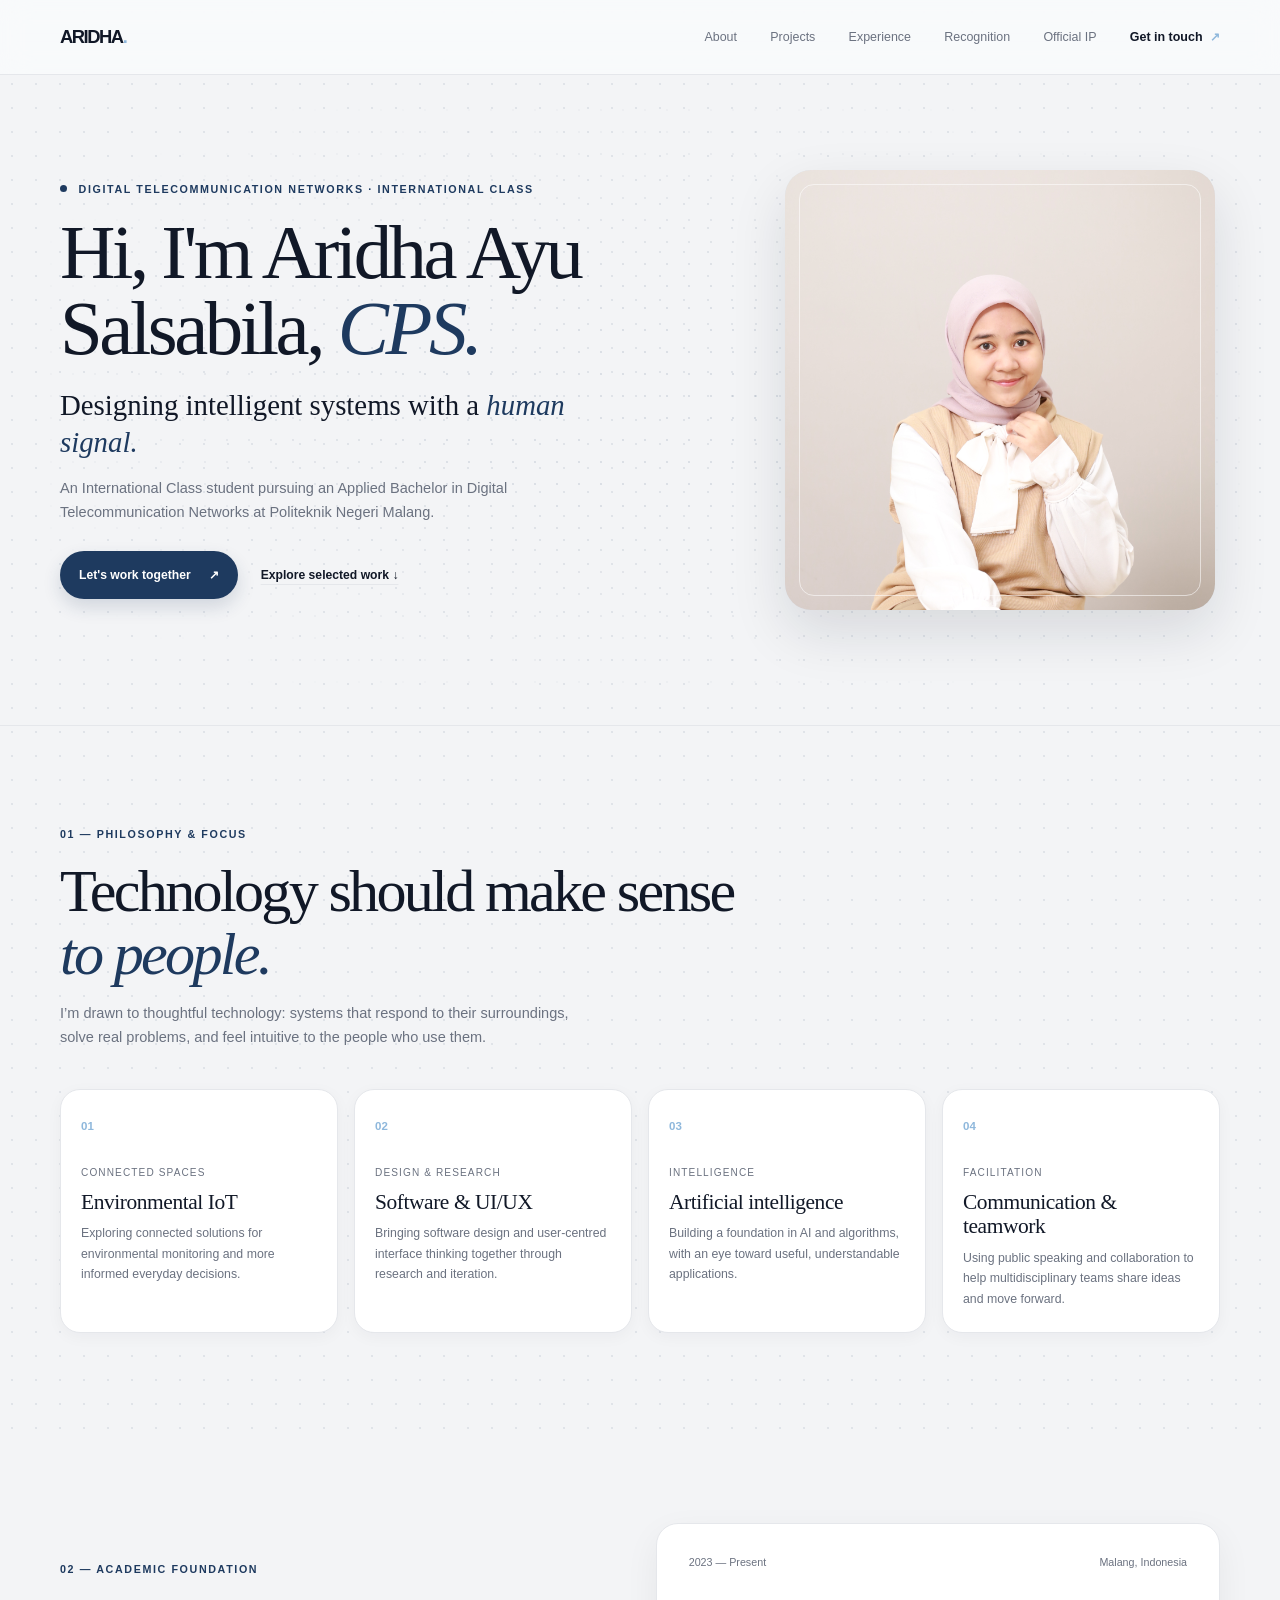
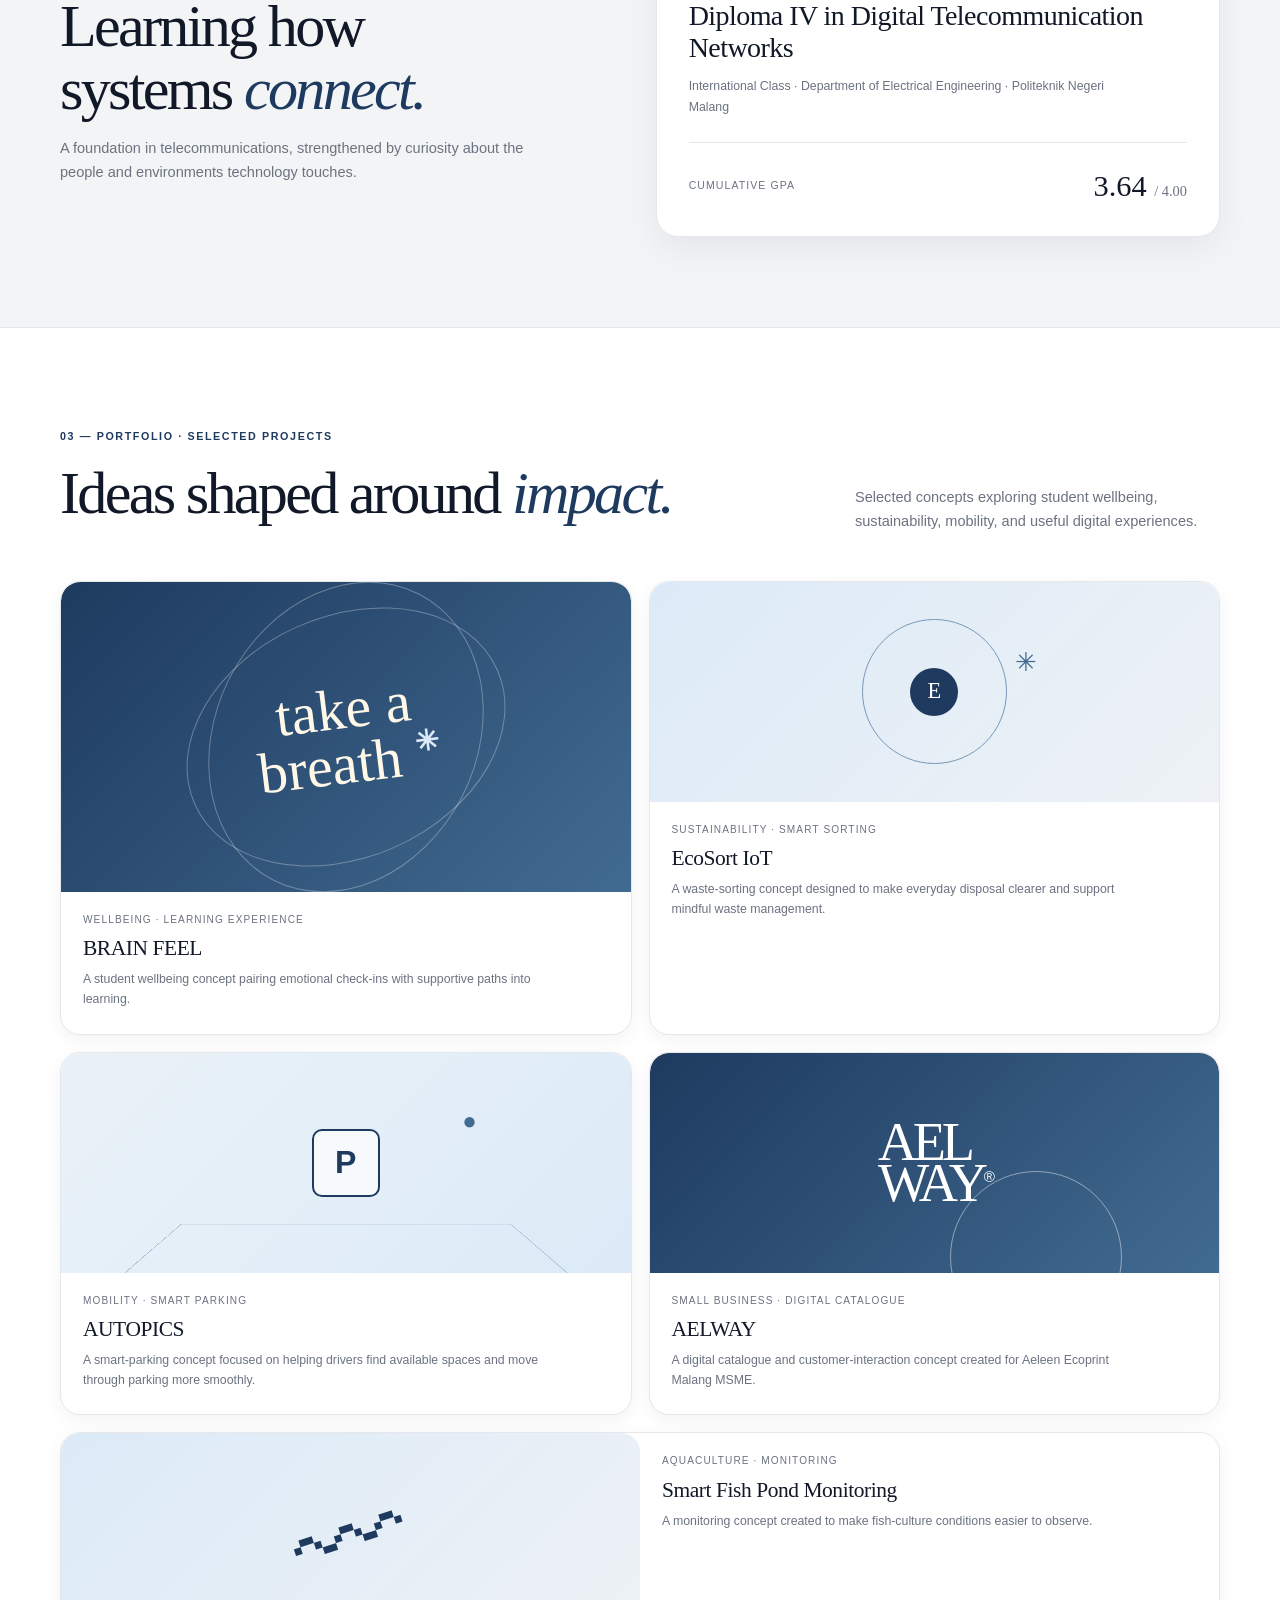
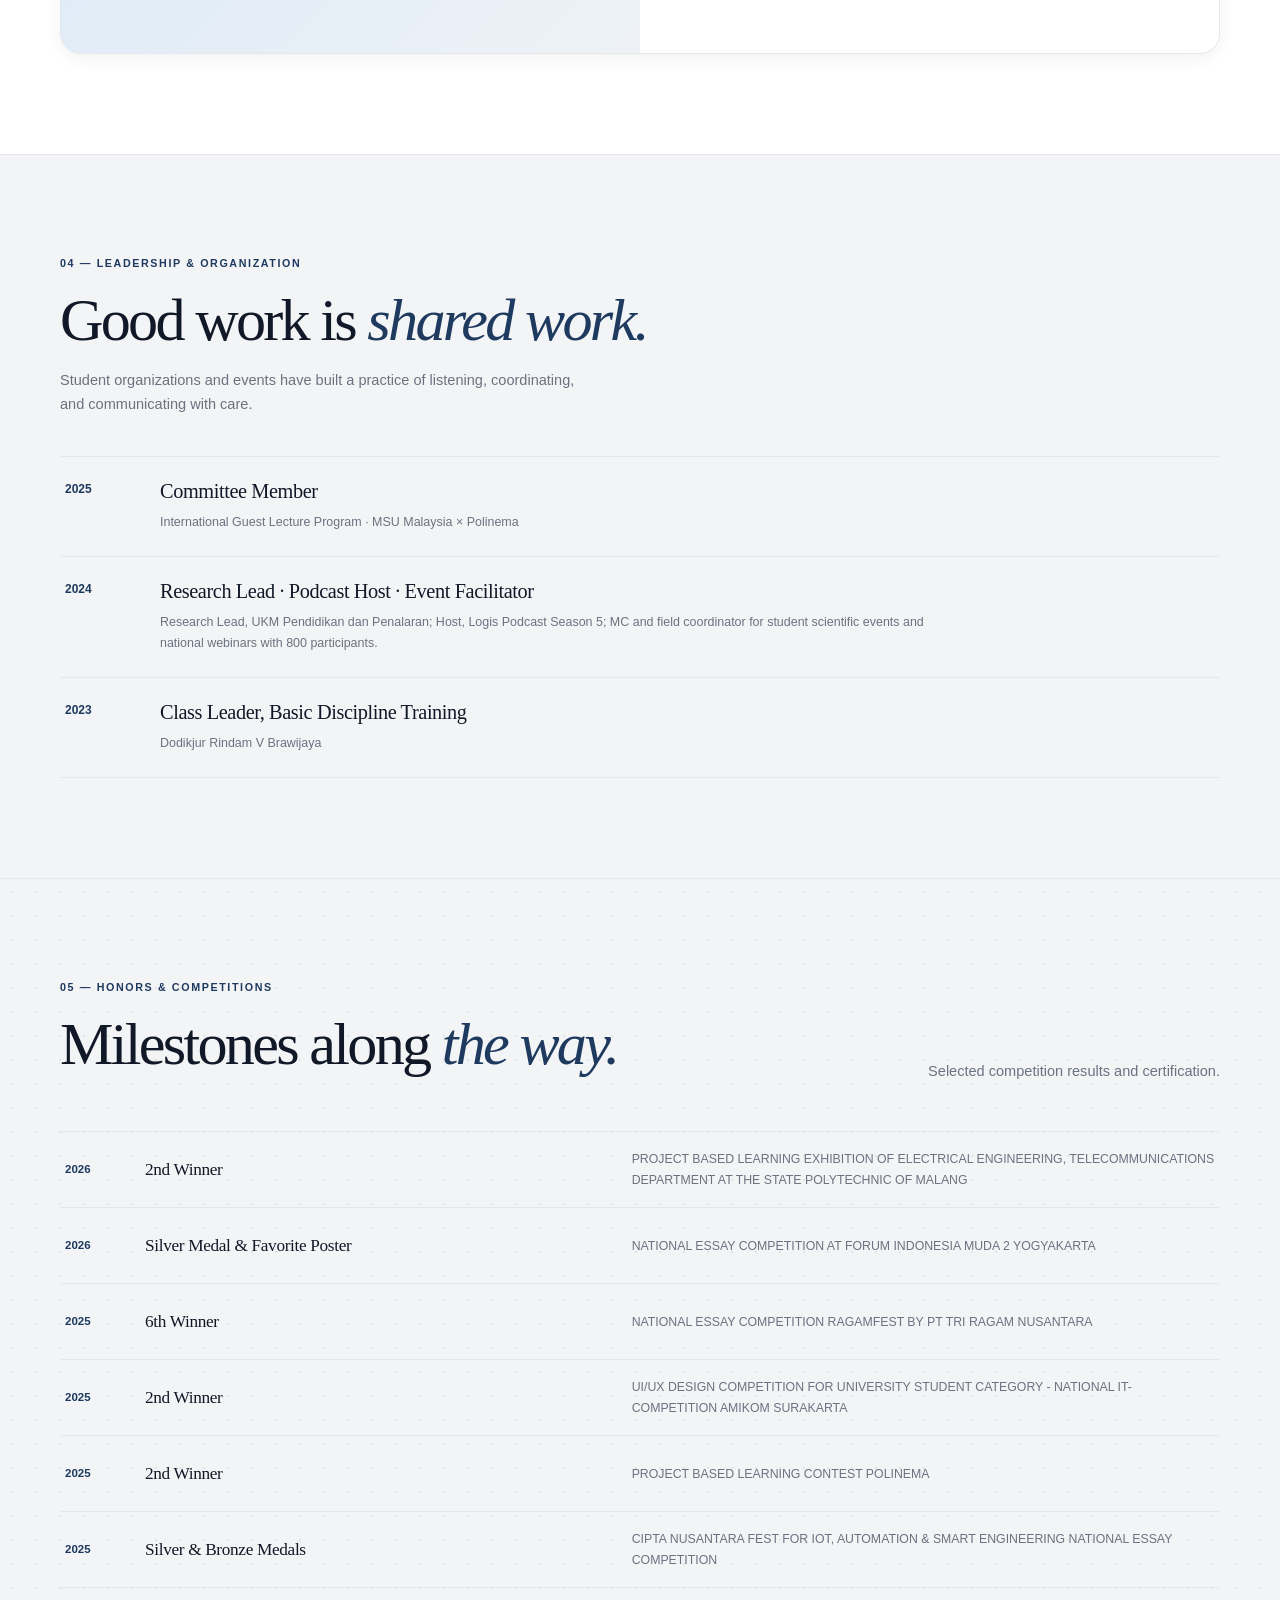
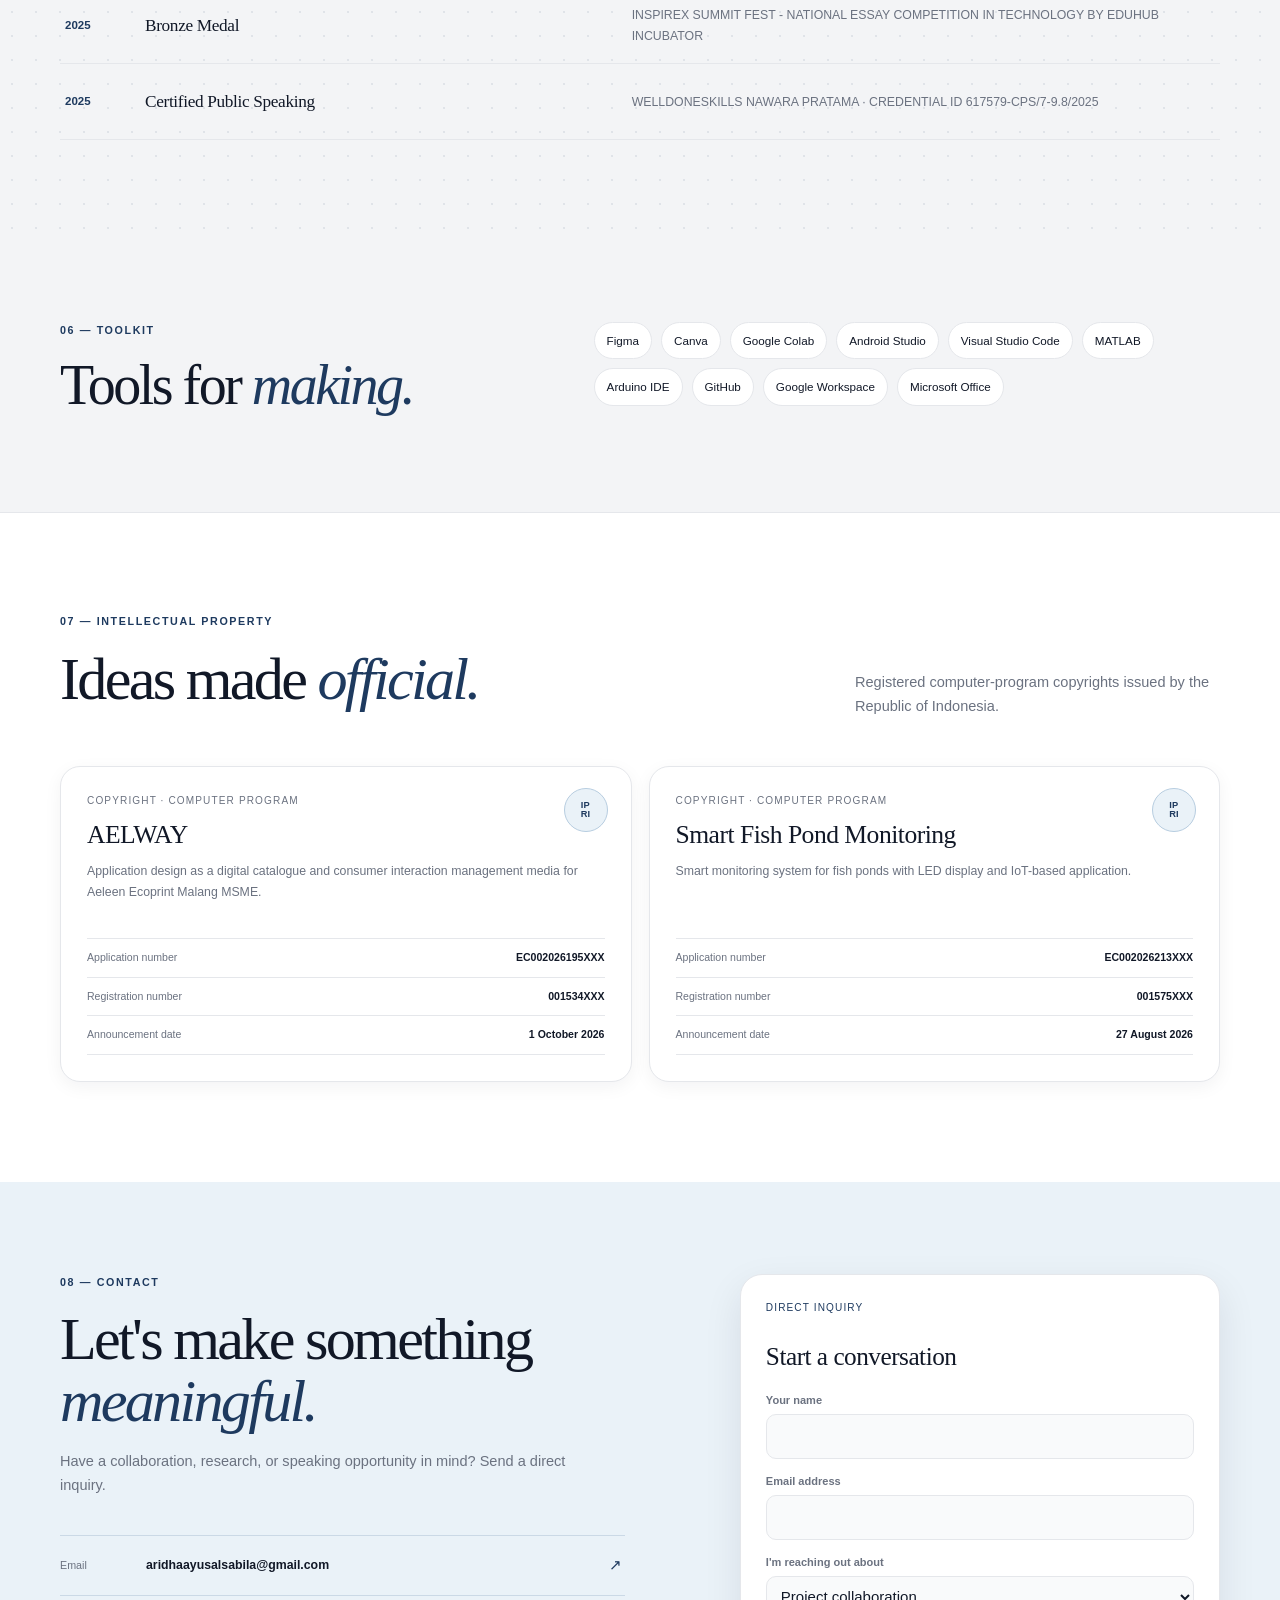
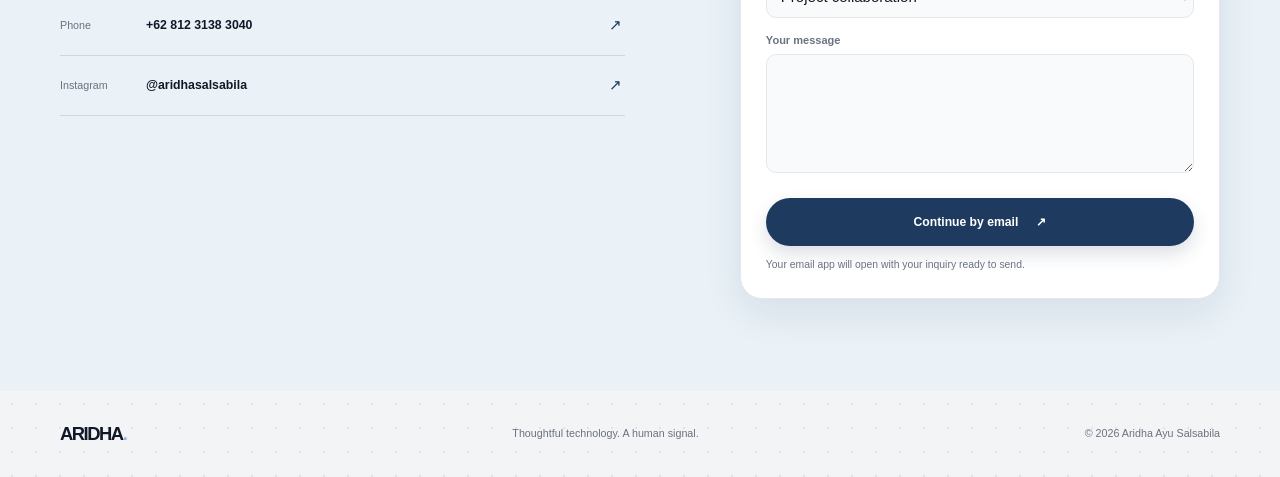
<file: index.html>
<!doctype html>
<html lang="en">
  <head>
    <meta charset="utf-8">
    <meta name="viewport" content="width=device-width, initial-scale=1">
    <meta name="theme-color" content="#f5f2ea">
    <meta name="description" content="Aridha Ayu Salsabila, CPS — exploring human-centred design, connected spaces, and intelligent systems.">
    <title>Aridha Ayu Salsabila, CPS — Portfolio</title>
    <link rel="stylesheet" href="styles.css">
    <script src="script.js" defer></script>
  </head>
  <body>
    <a class="skip-link" href="#main">Skip to content</a>
    <header class="site-header">
      <div class="container header-row">
        <a class="logo" href="#home" aria-label="Aridha Ayu Salsabila home">ARIDHA<span>.</span></a>
        <button class="menu-toggle" type="button" aria-expanded="false" aria-controls="primary-nav" aria-label="Open navigation"><span></span><span></span></button>
        <nav class="navigation" id="primary-nav" aria-label="Main navigation">
          <a href="#about">About</a><a href="#projects">Projects</a><a href="#experience">Experience</a><a href="#recognition">Recognition</a><a href="#ip">Official IP</a><a class="nav-cta" href="#contact">Get in touch <span aria-hidden="true">↗</span></a>
        </nav>
      </div>
    </header>
    <main id="main">
      <section class="hero container" id="home" aria-labelledby="hero-title">
        <div class="hero-copy">
          <p class="eyebrow"><span class="dot"></span> Digital Telecommunication Networks · International Class</p>
          <h1 id="hero-title">Hi, I'm Aridha Ayu Salsabila, <em>CPS.</em></h1>
          <p class="tagline">Designing intelligent systems with a <em>human signal.</em></p>
          <p class="intro">An International Class student pursuing an Applied Bachelor in Digital Telecommunication Networks at Politeknik Negeri Malang.</p>
          <div class="hero-actions"><a class="button" href="#contact">Let's work together <span aria-hidden="true">↗</span></a><a class="quiet-link" href="#projects">Explore selected work ↓</a></div>
        </div>
        <div class="hero-image has-image">
          <img src="assets/aridha.png" alt="Portrait of Aridha Ayu Salsabila">
        </div>
      </section>

      <section class="section" id="about" aria-labelledby="about-title">
        <div class="container">
          <div class="section-heading">
            <p class="eyebrow">01 — Philosophy &amp; focus</p>
            <h2 id="about-title">Technology should make sense <em>to people.</em></h2>
            <p class="intro">I’m drawn to thoughtful technology: systems that respond to their surroundings, solve real problems, and feel intuitive to the people who use them.</p>
          </div>
          <div class="focus-grid">
            <article class="focus-card"><span class="index">01</span><p class="overline">Connected spaces</p><h3>Environmental IoT</h3><p>Exploring connected solutions for environmental monitoring and more informed everyday decisions.</p></article>
            <article class="focus-card"><span class="index">02</span><p class="overline">Design &amp; research</p><h3>Software &amp; UI/UX</h3><p>Bringing software design and user-centred interface thinking together through research and iteration.</p></article>
            <article class="focus-card"><span class="index">03</span><p class="overline">Intelligence</p><h3>Artificial intelligence</h3><p>Building a foundation in AI and algorithms, with an eye toward useful, understandable applications.</p></article>
            <article class="focus-card"><span class="index">04</span><p class="overline">Facilitation</p><h3>Communication &amp; teamwork</h3><p>Using public speaking and collaboration to help multidisciplinary teams share ideas and move forward.</p></article>
          </div>
        </div>
      </section>

      <section class="academic-section" aria-labelledby="academic-title">
        <div class="container academic-layout">
          <div><p class="eyebrow">02 — Academic foundation</p><h2 id="academic-title">Learning how systems <em>connect.</em></h2><p class="intro">A foundation in telecommunications, strengthened by curiosity about the people and environments technology touches.</p></div>
          <article class="academic-card">
            <div class="academic-meta"><span>2023 — Present</span><span>Malang, Indonesia</span></div>
            <h3>Diploma IV in Digital Telecommunication Networks</h3>
            <p>International Class · Department of Electrical Engineering · Politeknik Negeri Malang</p>
            <div class="gpa"><span>Cumulative GPA</span><strong>3.64 <small>/ 4.00</small></strong></div>
          </article>
        </div>
      </section>

      <section class="section projects-section" id="projects" aria-labelledby="projects-title">
        <div class="container">
          <div class="section-heading heading-row"><div><p class="eyebrow">03 — Portfolio · selected projects</p><h2 id="projects-title">Ideas shaped around <em>impact.</em></h2></div><p class="intro">Selected concepts exploring student wellbeing, sustainability, mobility, and useful digital experiences.</p></div>
          <div class="project-grid">
            <article class="project-card"><div class="project-art art-feel" aria-hidden="true"><span>take a<br>breath <b>✳</b></span></div><div class="project-copy"><p class="overline">Wellbeing · Learning experience</p><h3>BRAIN FEEL</h3><p>A student wellbeing concept pairing emotional check-ins with supportive paths into learning.</p></div></article>
            <article class="project-card"><div class="project-art art-eco" aria-hidden="true"><span class="eco-orbit"></span><span class="eco-core">E</span><span class="eco-leaf">✳</span></div><div class="project-copy"><p class="overline">Sustainability · Smart sorting</p><h3>EcoSort IoT</h3><p>A waste-sorting concept designed to make everyday disposal clearer and support mindful waste management.</p></div></article>
            <article class="project-card"><div class="project-art art-auto" aria-hidden="true"><span class="parking-sign">P</span><span class="parking-pin">●</span></div><div class="project-copy"><p class="overline">Mobility · Smart parking</p><h3>AUTOPICS</h3><p>A smart-parking concept focused on helping drivers find available spaces and move through parking more smoothly.</p></div></article>
            <article class="project-card"><div class="project-art art-aelway" aria-hidden="true"><span>AEL<br>WAY<sup>®</sup></span></div><div class="project-copy"><p class="overline">Small business · Digital catalogue</p><h3>AELWAY</h3><p>A digital catalogue and customer-interaction concept created for Aeleen Ecoprint Malang MSME.</p></div></article>
            <article class="project-card project-wide"><div class="project-art art-pond" aria-hidden="true"><span>〰</span></div><div class="project-copy"><p class="overline">Aquaculture · Monitoring</p><h3>Smart Fish Pond Monitoring</h3><p>A monitoring concept created to make fish-culture conditions easier to observe.</p></div></article>
          </div>
        </div>
      </section>

      <section class="section experience-section" id="experience" aria-labelledby="experience-title">
        <div class="container">
          <div class="section-heading"><p class="eyebrow">04 — Leadership &amp; organization</p><h2 id="experience-title">Good work is <em>shared work.</em></h2><p class="intro">Student organizations and events have built a practice of listening, coordinating, and communicating with care.</p></div>
          <div class="timeline">
            <article class="timeline-item"><span class="year">2025</span><div><h3>Committee Member</h3><p>International Guest Lecture Program · MSU Malaysia × Polinema</p></div></article>
            <article class="timeline-item"><span class="year">2024</span><div><h3>Research Lead · Podcast Host · Event Facilitator</h3><p>Research Lead, UKM Pendidikan dan Penalaran; Host, Logis Podcast Season 5; MC and field coordinator for student scientific events and national webinars with 800 participants.</p></div></article>
            <article class="timeline-item"><span class="year">2023</span><div><h3>Class Leader, Basic Discipline Training</h3><p>Dodikjur Rindam V Brawijaya</p></div></article>
          </div>
        </div>
      </section>

      <section class="section" id="recognition" aria-labelledby="recognition-title">
        <div class="container">
          <div class="section-heading heading-row"><div><p class="eyebrow">05 — Honors &amp; competitions</p><h2 id="recognition-title">Milestones along <em>the way.</em></h2></div><p class="intro">Selected competition results and certification.</p></div>
          <div class="award-list">
            <article><span>2026</span><h3>2nd Winner</h3><p>PROJECT BASED LEARNING EXHIBITION OF ELECTRICAL ENGINEERING, TELECOMMUNICATIONS DEPARTMENT AT THE STATE POLYTECHNIC OF MALANG</p></article>
            <article><span>2026</span><h3>Silver Medal &amp; Favorite Poster</h3><p>NATIONAL ESSAY COMPETITION AT FORUM INDONESIA MUDA 2 YOGYAKARTA</p></article>
            <article><span>2025</span><h3>6th Winner</h3><p>NATIONAL ESSAY COMPETITION RAGAMFEST BY PT TRI RAGAM NUSANTARA</p></article>
            <article><span>2025</span><h3>2nd Winner</h3><p>UI/UX DESIGN COMPETITION FOR UNIVERSITY STUDENT CATEGORY - NATIONAL IT-COMPETITION AMIKOM SURAKARTA</p></article>
            <article><span>2025</span><h3>2nd Winner</h3><p>PROJECT BASED LEARNING CONTEST POLINEMA</p></article>
            <article><span>2025</span><h3>Silver &amp; Bronze Medals</h3><p>CIPTA NUSANTARA FEST FOR IOT, AUTOMATION &amp; SMART ENGINEERING NATIONAL ESSAY COMPETITION</p></article>
            <article><span>2025</span><h3>Bronze Medal</h3><p>INSPIREX SUMMIT FEST - NATIONAL ESSAY COMPETITION IN TECHNOLOGY BY EDUHUB INCUBATOR</p></article>
            <article><span>2025</span><h3>Certified Public Speaking</h3><p>WELLDONESKILLS NAWARA PRATAMA · CREDENTIAL ID 617579-CPS/7-9.8/2025</p></article>
          </div>
        </div>
      </section>

      <section class="toolkit-section" aria-labelledby="toolkit-title">
        <div class="container toolkit-layout"><div><p class="eyebrow">06 — Toolkit</p><h2 id="toolkit-title">Tools for <em>making.</em></h2></div><ul class="tool-list" aria-label="Development and design tools"><li>Figma</li><li>Canva</li><li>Google Colab</li><li>Android Studio</li><li>Visual Studio Code</li><li>MATLAB</li><li>Arduino IDE</li><li>GitHub</li><li>Google Workspace</li><li>Microsoft Office</li></ul></div>
      </section>

      <section class="section projects-section" id="ip" aria-labelledby="ip-title">
        <div class="container"><div class="section-heading heading-row"><div><p class="eyebrow">07 — Intellectual property</p><h2 id="ip-title">Ideas made <em>official.</em></h2></div><p class="intro">Registered computer-program copyrights issued by the Republic of Indonesia.</p></div>
          <div class="ip-grid">
            <article class="ip-card"><span class="ip-seal" aria-hidden="true">IP<br>RI</span><p class="overline">Copyright · Computer program</p><h3>AELWAY</h3><p>Application design as a digital catalogue and consumer interaction management media for Aeleen Ecoprint Malang MSME.</p><dl><div><dt>Application number</dt><dd>EC002026195XXX</dd></div><div><dt>Registration number</dt><dd>001534XXX</dd></div><div><dt>Announcement date</dt><dd>1 October 2026</dd></div></dl></article>
            <article class="ip-card"><span class="ip-seal" aria-hidden="true">IP<br>RI</span><p class="overline">Copyright · Computer program</p><h3>Smart Fish Pond Monitoring</h3><p>Smart monitoring system for fish ponds with LED display and IoT-based application.</p><dl><div><dt>Application number</dt><dd>EC002026213XXX</dd></div><div><dt>Registration number</dt><dd>001575XXX</dd></div><div><dt>Announcement date</dt><dd>27 August 2026</dd></div></dl></article>
          </div>
        </div>
      </section>

      <section class="contact-section" id="contact" aria-labelledby="contact-title">
        <div class="container contact-layout"><div><p class="eyebrow">08 — Contact</p><h2 id="contact-title">Let's make something <em>meaningful.</em></h2><p class="intro">Have a collaboration, research, or speaking opportunity in mind? Send a direct inquiry.</p><div class="contact-links"><a href="mailto:aridhaayusalsabila@gmail.com"><span>Email</span><strong>aridhaayusalsabila@gmail.com</strong><span>↗</span></a><a href="tel:+6281231383040"><span>Phone</span><strong>+62 812 3138 3040</strong><span>↗</span></a><a href="https://www.instagram.com/aridhasalsabila/" target="_blank" rel="noopener noreferrer"><span>Instagram</span><strong>@aridhasalsabila</strong><span>↗</span></a></div></div>
          <form class="inquiry-form" id="inquiry-form"><p class="overline">Direct inquiry</p><h3>Start a conversation</h3><label for="name">Your name</label><input id="name" name="name" autocomplete="name" required><label for="email">Email address</label><input id="email" name="email" type="email" autocomplete="email" required><label for="intent">I'm reaching out about</label><select id="intent" name="intent"><option>Project collaboration</option><option>Research collaboration</option><option>Speaking invitation</option><option>Professional opportunity</option></select><label for="message">Your message</label><textarea id="message" name="message" rows="4" required></textarea><button class="button" type="submit">Continue by email <span aria-hidden="true">↗</span></button><p class="form-note" id="form-status" role="status" aria-live="polite">Your email app will open with your inquiry ready to send.</p></form>
        </div>
      </section>
    </main>
    <footer><div class="container footer-row"><a class="logo" href="#home">ARIDHA<span>.</span></a><p>Thoughtful technology. A human signal.</p><p>© <span id="current-year">2026</span> Aridha Ayu Salsabila</p></div></footer>
  </body>
</html>
</file>
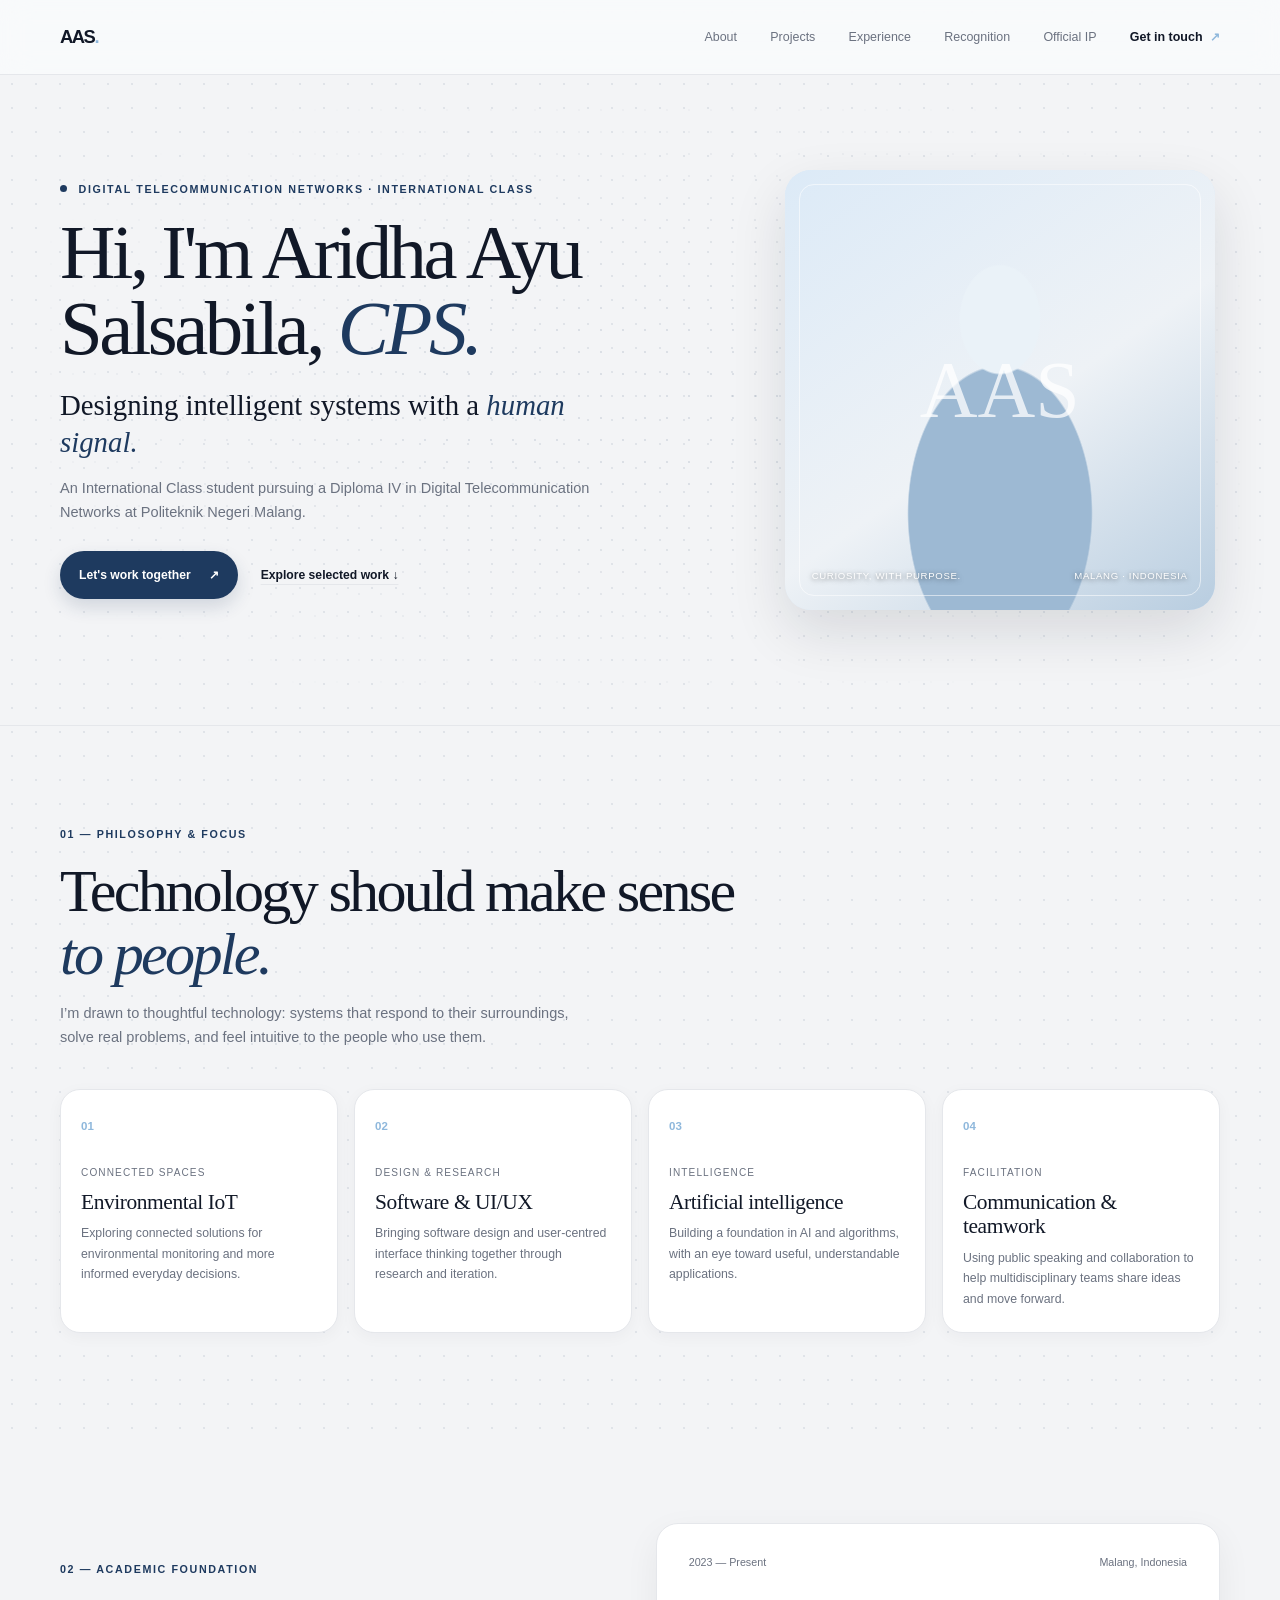
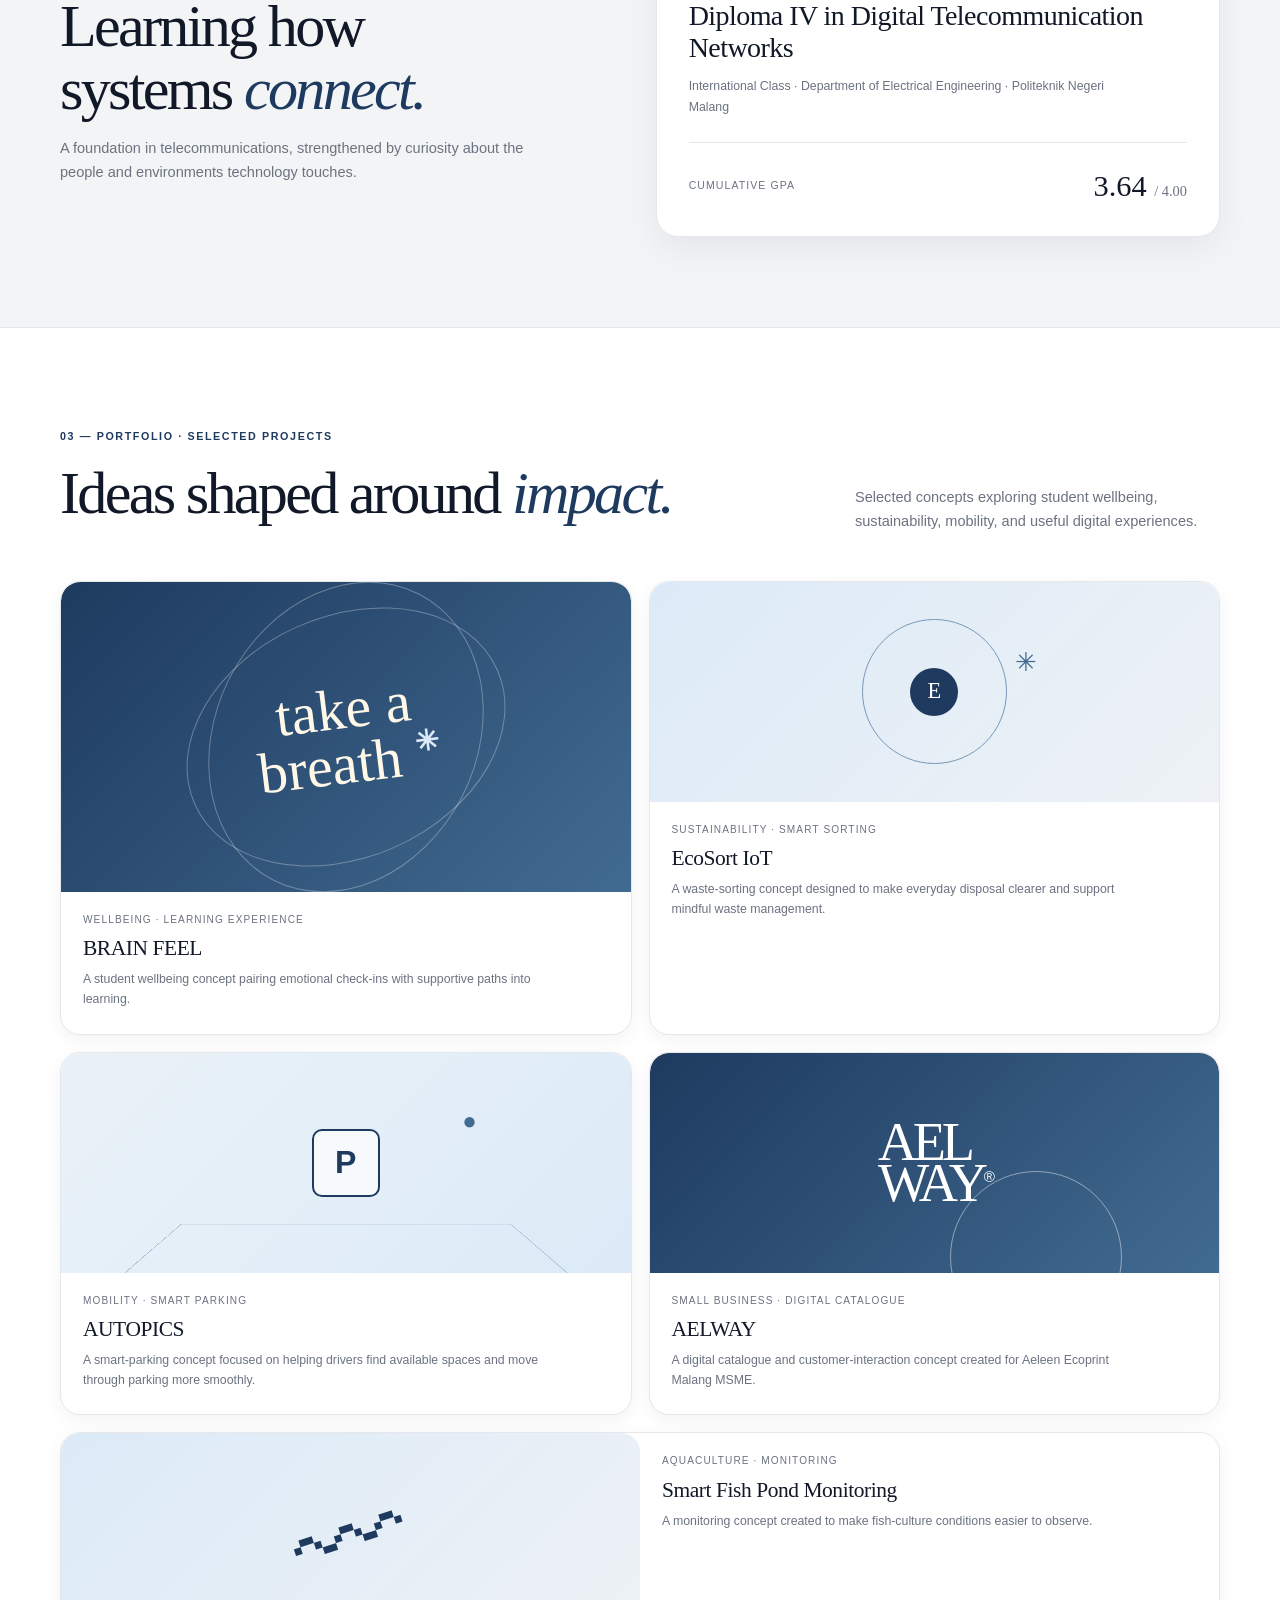
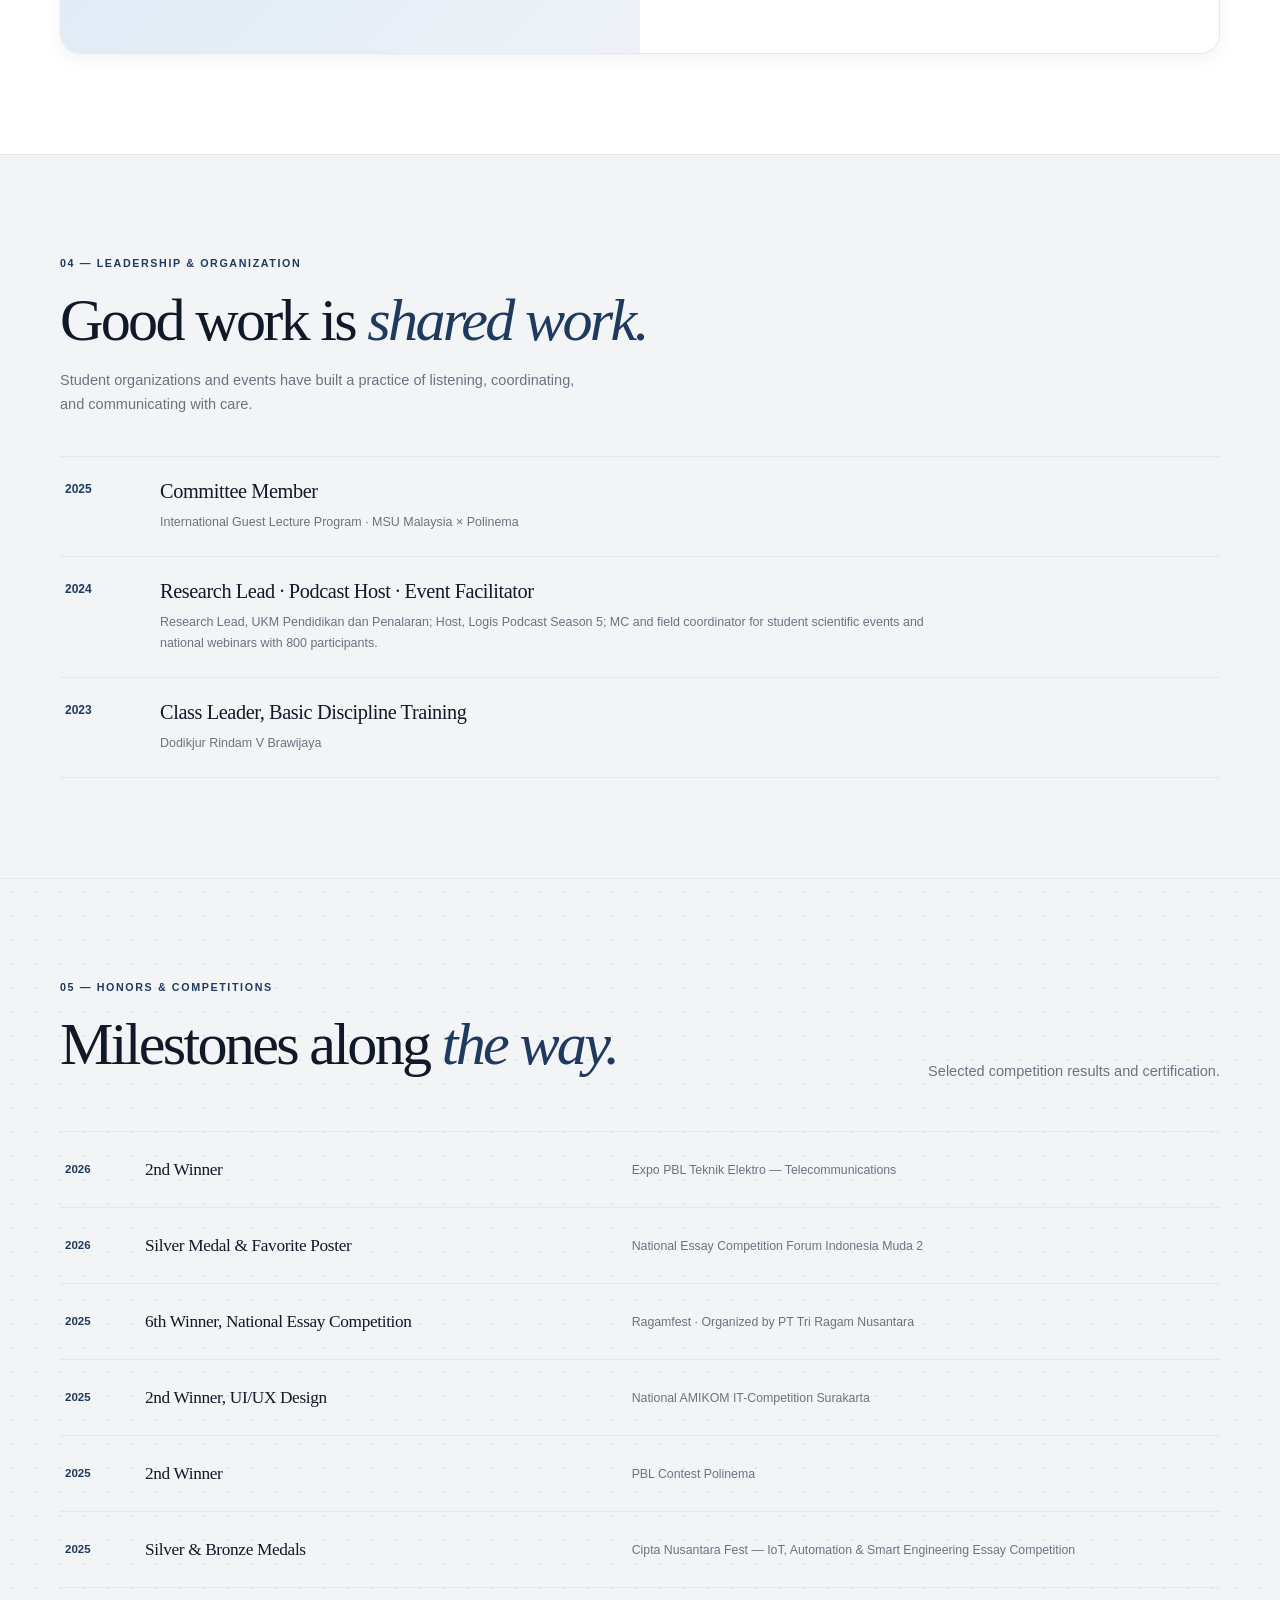
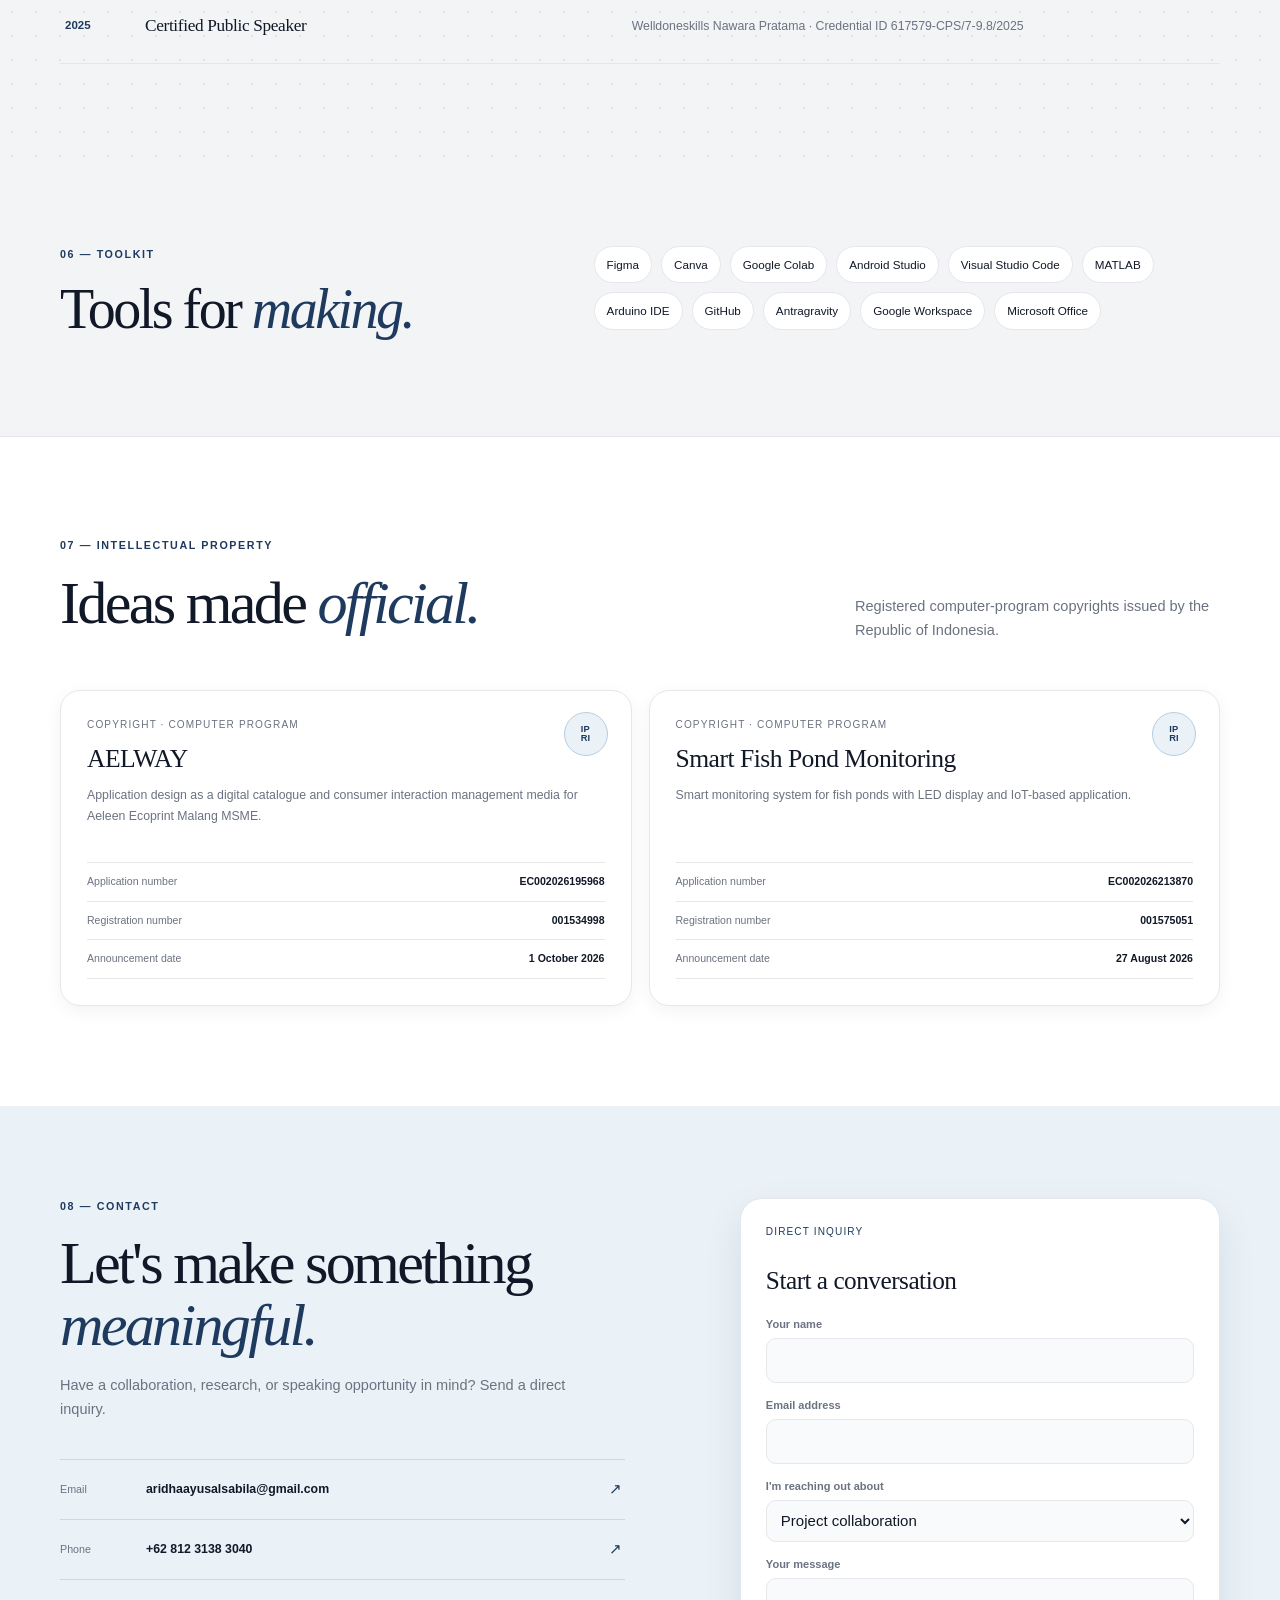
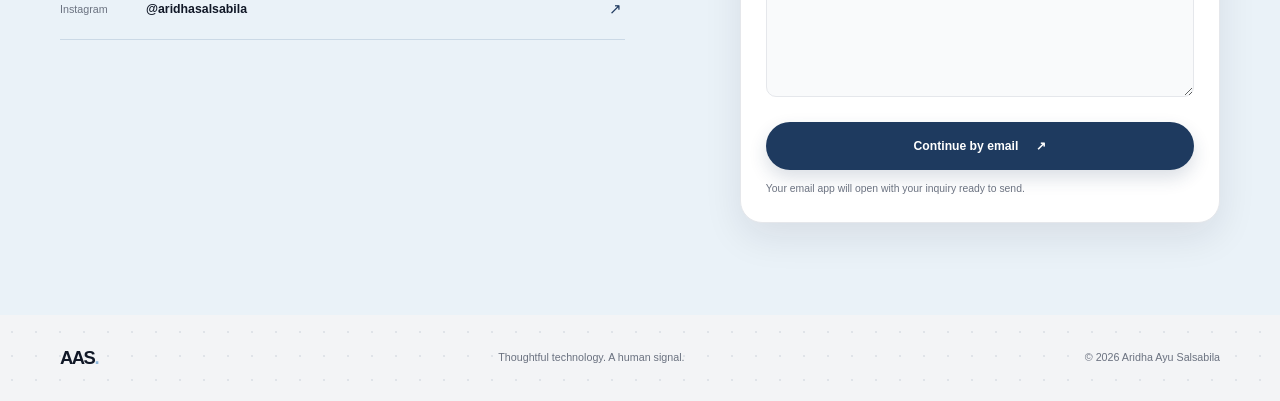
<file: indexx.html>
<!doctype html>
<html lang="en">
  <head>
    <meta charset="utf-8">
    <meta name="viewport" content="width=device-width, initial-scale=1">
    <meta name="theme-color" content="#f5f2ea">
    <meta name="description" content="Aridha Ayu Salsabila, CPS — exploring human-centred design, connected spaces, and intelligent systems.">
    <title>Aridha Ayu Salsabila, CPS — Portfolio</title>
    <link rel="stylesheet" href="styles.css">
    <script src="script.js" defer></script>
  </head>
  <body>
    <a class="skip-link" href="#main">Skip to content</a>
    <header class="site-header">
      <div class="container header-row">
        <a class="logo" href="#home" aria-label="Aridha Ayu Salsabila home">AAS<span>.</span></a>
        <button class="menu-toggle" type="button" aria-expanded="false" aria-controls="primary-nav" aria-label="Open navigation"><span></span><span></span></button>
        <nav class="navigation" id="primary-nav" aria-label="Main navigation">
          <a href="#about">About</a><a href="#projects">Projects</a><a href="#experience">Experience</a><a href="#recognition">Recognition</a><a href="#ip">Official IP</a><a class="nav-cta" href="#contact">Get in touch <span aria-hidden="true">↗</span></a>
        </nav>
      </div>
    </header>
    <main id="main">
      <section class="hero container" id="home" aria-labelledby="hero-title">
        <div class="hero-copy">
          <p class="eyebrow"><span class="dot"></span> Digital Telecommunication Networks · International Class</p>
          <h1 id="hero-title">Hi, I'm Aridha Ayu Salsabila, <em>CPS.</em></h1>
          <p class="tagline">Designing intelligent systems with a <em>human signal.</em></p>
          <p class="intro">An International Class student pursuing a Diploma IV in Digital Telecommunication Networks at Politeknik Negeri Malang.</p>
          <div class="hero-actions"><a class="button" href="#contact">Let's work together <span aria-hidden="true">↗</span></a><a class="quiet-link" href="#projects">Explore selected work ↓</a></div>
        </div>
        <div class="hero-image">
          <div class="portrait-placeholder" aria-hidden="true">AAS</div>
          <div class="image-label"><span>Curiosity, with purpose.</span><span>Malang · Indonesia</span></div>
        </div>
      </section>

      <section class="section" id="about" aria-labelledby="about-title">
        <div class="container">
          <div class="section-heading">
            <p class="eyebrow">01 — Philosophy &amp; focus</p>
            <h2 id="about-title">Technology should make sense <em>to people.</em></h2>
            <p class="intro">I’m drawn to thoughtful technology: systems that respond to their surroundings, solve real problems, and feel intuitive to the people who use them.</p>
          </div>
          <div class="focus-grid">
            <article class="focus-card"><span class="index">01</span><p class="overline">Connected spaces</p><h3>Environmental IoT</h3><p>Exploring connected solutions for environmental monitoring and more informed everyday decisions.</p></article>
            <article class="focus-card"><span class="index">02</span><p class="overline">Design &amp; research</p><h3>Software &amp; UI/UX</h3><p>Bringing software design and user-centred interface thinking together through research and iteration.</p></article>
            <article class="focus-card"><span class="index">03</span><p class="overline">Intelligence</p><h3>Artificial intelligence</h3><p>Building a foundation in AI and algorithms, with an eye toward useful, understandable applications.</p></article>
            <article class="focus-card"><span class="index">04</span><p class="overline">Facilitation</p><h3>Communication &amp; teamwork</h3><p>Using public speaking and collaboration to help multidisciplinary teams share ideas and move forward.</p></article>
          </div>
        </div>
      </section>

      <section class="academic-section" aria-labelledby="academic-title">
        <div class="container academic-layout">
          <div><p class="eyebrow">02 — Academic foundation</p><h2 id="academic-title">Learning how systems <em>connect.</em></h2><p class="intro">A foundation in telecommunications, strengthened by curiosity about the people and environments technology touches.</p></div>
          <article class="academic-card">
            <div class="academic-meta"><span>2023 — Present</span><span>Malang, Indonesia</span></div>
            <h3>Diploma IV in Digital Telecommunication Networks</h3>
            <p>International Class · Department of Electrical Engineering · Politeknik Negeri Malang</p>
            <div class="gpa"><span>Cumulative GPA</span><strong>3.64 <small>/ 4.00</small></strong></div>
          </article>
        </div>
      </section>

      <section class="section projects-section" id="projects" aria-labelledby="projects-title">
        <div class="container">
          <div class="section-heading heading-row"><div><p class="eyebrow">03 — Portfolio · selected projects</p><h2 id="projects-title">Ideas shaped around <em>impact.</em></h2></div><p class="intro">Selected concepts exploring student wellbeing, sustainability, mobility, and useful digital experiences.</p></div>
          <div class="project-grid">
            <article class="project-card"><div class="project-art art-feel" aria-hidden="true"><span>take a<br>breath <b>✳</b></span></div><div class="project-copy"><p class="overline">Wellbeing · Learning experience</p><h3>BRAIN FEEL</h3><p>A student wellbeing concept pairing emotional check-ins with supportive paths into learning.</p></div></article>
            <article class="project-card"><div class="project-art art-eco" aria-hidden="true"><span class="eco-orbit"></span><span class="eco-core">E</span><span class="eco-leaf">✳</span></div><div class="project-copy"><p class="overline">Sustainability · Smart sorting</p><h3>EcoSort IoT</h3><p>A waste-sorting concept designed to make everyday disposal clearer and support mindful waste management.</p></div></article>
            <article class="project-card"><div class="project-art art-auto" aria-hidden="true"><span class="parking-sign">P</span><span class="parking-pin">●</span></div><div class="project-copy"><p class="overline">Mobility · Smart parking</p><h3>AUTOPICS</h3><p>A smart-parking concept focused on helping drivers find available spaces and move through parking more smoothly.</p></div></article>
            <article class="project-card"><div class="project-art art-aelway" aria-hidden="true"><span>AEL<br>WAY<sup>®</sup></span></div><div class="project-copy"><p class="overline">Small business · Digital catalogue</p><h3>AELWAY</h3><p>A digital catalogue and customer-interaction concept created for Aeleen Ecoprint Malang MSME.</p></div></article>
            <article class="project-card project-wide"><div class="project-art art-pond" aria-hidden="true"><span>〰</span></div><div class="project-copy"><p class="overline">Aquaculture · Monitoring</p><h3>Smart Fish Pond Monitoring</h3><p>A monitoring concept created to make fish-culture conditions easier to observe.</p></div></article>
          </div>
        </div>
      </section>

      <section class="section experience-section" id="experience" aria-labelledby="experience-title">
        <div class="container">
          <div class="section-heading"><p class="eyebrow">04 — Leadership &amp; organization</p><h2 id="experience-title">Good work is <em>shared work.</em></h2><p class="intro">Student organizations and events have built a practice of listening, coordinating, and communicating with care.</p></div>
          <div class="timeline">
            <article class="timeline-item"><span class="year">2025</span><div><h3>Committee Member</h3><p>International Guest Lecture Program · MSU Malaysia × Polinema</p></div></article>
            <article class="timeline-item"><span class="year">2024</span><div><h3>Research Lead · Podcast Host · Event Facilitator</h3><p>Research Lead, UKM Pendidikan dan Penalaran; Host, Logis Podcast Season 5; MC and field coordinator for student scientific events and national webinars with 800 participants.</p></div></article>
            <article class="timeline-item"><span class="year">2023</span><div><h3>Class Leader, Basic Discipline Training</h3><p>Dodikjur Rindam V Brawijaya</p></div></article>
          </div>
        </div>
      </section>

      <section class="section" id="recognition" aria-labelledby="recognition-title">
        <div class="container">
          <div class="section-heading heading-row"><div><p class="eyebrow">05 — Honors &amp; competitions</p><h2 id="recognition-title">Milestones along <em>the way.</em></h2></div><p class="intro">Selected competition results and certification.</p></div>
          <div class="award-list">
            <article><span>2026</span><h3>2nd Winner</h3><p>Expo PBL Teknik Elektro — Telecommunications</p></article>
            <article><span>2026</span><h3>Silver Medal &amp; Favorite Poster</h3><p>National Essay Competition Forum Indonesia Muda 2</p></article>
            <article><span>2025</span><h3>6th Winner, National Essay Competition</h3><p>Ragamfest · Organized by PT Tri Ragam Nusantara</p></article>
            <article><span>2025</span><h3>2nd Winner, UI/UX Design</h3><p>National AMIKOM IT-Competition Surakarta</p></article>
            <article><span>2025</span><h3>2nd Winner</h3><p>PBL Contest Polinema</p></article>
            <article><span>2025</span><h3>Silver &amp; Bronze Medals</h3><p>Cipta Nusantara Fest — IoT, Automation &amp; Smart Engineering Essay Competition</p></article>
            <article><span>2025</span><h3>Certified Public Speaker</h3><p>Welldoneskills Nawara Pratama · Credential ID 617579-CPS/7-9.8/2025</p></article>
          </div>
        </div>
      </section>

      <section class="toolkit-section" aria-labelledby="toolkit-title">
        <div class="container toolkit-layout"><div><p class="eyebrow">06 — Toolkit</p><h2 id="toolkit-title">Tools for <em>making.</em></h2></div><ul class="tool-list" aria-label="Development and design tools"><li>Figma</li><li>Canva</li><li>Google Colab</li><li>Android Studio</li><li>Visual Studio Code</li><li>MATLAB</li><li>Arduino IDE</li><li>GitHub</li><li>Antragravity</li><li>Google Workspace</li><li>Microsoft Office</li></ul></div>
      </section>

      <section class="section projects-section" id="ip" aria-labelledby="ip-title">
        <div class="container"><div class="section-heading heading-row"><div><p class="eyebrow">07 — Intellectual property</p><h2 id="ip-title">Ideas made <em>official.</em></h2></div><p class="intro">Registered computer-program copyrights issued by the Republic of Indonesia.</p></div>
          <div class="ip-grid">
            <article class="ip-card"><span class="ip-seal" aria-hidden="true">IP<br>RI</span><p class="overline">Copyright · Computer program</p><h3>AELWAY</h3><p>Application design as a digital catalogue and consumer interaction management media for Aeleen Ecoprint Malang MSME.</p><dl><div><dt>Application number</dt><dd>EC002026195968</dd></div><div><dt>Registration number</dt><dd>001534998</dd></div><div><dt>Announcement date</dt><dd>1 October 2026</dd></div></dl></article>
            <article class="ip-card"><span class="ip-seal" aria-hidden="true">IP<br>RI</span><p class="overline">Copyright · Computer program</p><h3>Smart Fish Pond Monitoring</h3><p>Smart monitoring system for fish ponds with LED display and IoT-based application.</p><dl><div><dt>Application number</dt><dd>EC002026213870</dd></div><div><dt>Registration number</dt><dd>001575051</dd></div><div><dt>Announcement date</dt><dd>27 August 2026</dd></div></dl></article>
          </div>
        </div>
      </section>

      <section class="contact-section" id="contact" aria-labelledby="contact-title">
        <div class="container contact-layout"><div><p class="eyebrow">08 — Contact</p><h2 id="contact-title">Let's make something <em>meaningful.</em></h2><p class="intro">Have a collaboration, research, or speaking opportunity in mind? Send a direct inquiry.</p><div class="contact-links"><a href="mailto:aridhaayusalsabila@gmail.com"><span>Email</span><strong>aridhaayusalsabila@gmail.com</strong><span>↗</span></a><a href="tel:+6281231383040"><span>Phone</span><strong>+62 812 3138 3040</strong><span>↗</span></a><a href="https://www.instagram.com/aridhasalsabila/" target="_blank" rel="noopener noreferrer"><span>Instagram</span><strong>@aridhasalsabila</strong><span>↗</span></a></div></div>
          <form class="inquiry-form" id="inquiry-form"><p class="overline">Direct inquiry</p><h3>Start a conversation</h3><label for="name">Your name</label><input id="name" name="name" autocomplete="name" required><label for="email">Email address</label><input id="email" name="email" type="email" autocomplete="email" required><label for="intent">I'm reaching out about</label><select id="intent" name="intent"><option>Project collaboration</option><option>Research collaboration</option><option>Speaking invitation</option><option>Professional opportunity</option></select><label for="message">Your message</label><textarea id="message" name="message" rows="4" required></textarea><button class="button" type="submit">Continue by email <span aria-hidden="true">↗</span></button><p class="form-note" id="form-status" role="status" aria-live="polite">Your email app will open with your inquiry ready to send.</p></form>
        </div>
      </section>
    </main>
    <footer><div class="container footer-row"><a class="logo" href="#home">AAS<span>.</span></a><p>Thoughtful technology. A human signal.</p><p>© <span id="current-year">2026</span> Aridha Ayu Salsabila</p></div></footer>
  </body>
</html>
</file>
<file: styles.css>
:root {
  color-scheme: light;
  --paper: #f3f4f6;
  --cream: #ffffff;
  --ink: #111827;
  --muted: #6b7280;
  --line: #e5e7eb;
  --green: #1e3a5f;
  --green-dark: #eaf2f8;
  --orange: #8fb8dc;
  --yellow: #dceaf7;
  --serif: "Iowan Old Style", "Palatino Linotype", Georgia, serif;
  --sans: "Avenir Next", Avenir, "Segoe UI", sans-serif;
  --content: 1160px;
  font-family: var(--sans);
  color: var(--ink);
  background: var(--paper);
  scroll-behavior: smooth;
  scroll-padding-top: 85px;
}

* { box-sizing: border-box; }
body { min-width: 320px; margin: 0; font-size: 15px; line-height: 1.65; }
a { color: inherit; }
button, input, select, textarea { font: inherit; }
::selection { color: white; background: var(--green); }
.container { width: min(var(--content), calc(100% - 64px)); margin-inline: auto; }
.skip-link { position: fixed; z-index: 99; top: 10px; left: 10px; padding: 10px 14px; transform: translateY(-160%); color: white; background: var(--green-dark); }
.skip-link:focus { transform: translateY(0); }
.site-header { position: sticky; z-index: 20; top: 0; border-bottom: 1px solid rgb(32 40 35 / 10%); background: rgb(245 242 234 / 94%); backdrop-filter: blur(14px); }
.header-row { min-height: 74px; display: flex; align-items: center; justify-content: space-between; gap: 30px; }
.logo { color: var(--ink); font-size: 1.15rem; font-weight: 800; letter-spacing: -.08em; text-decoration: none; }
.logo span { color: var(--orange); }
.navigation { display: flex; align-items: center; gap: clamp(17px, 2.6vw, 34px); }
.navigation a { color: var(--muted); font-size: .78rem; text-decoration: none; transition: color .2s ease; }
.navigation a:hover, .navigation a:focus-visible { color: var(--green); }
.navigation .nav-cta { color: var(--ink); font-weight: 700; }
.nav-cta span { padding-left: 4px; color: var(--orange); }
.menu-toggle { display: none; }

.hero { min-height: 650px; padding-block: 72px 92px; display: grid; grid-template-columns: minmax(0, 1.05fr) minmax(310px, .75fr); align-items: center; gap: clamp(45px, 8vw, 110px); }
.hero-copy { position: relative; z-index: 1; }
.eyebrow { margin: 0 0 18px; color: var(--green); font-size: .67rem; font-weight: 750; letter-spacing: .15em; line-height: 1.5; text-transform: uppercase; }
.dot { display: inline-block; width: 7px; height: 7px; margin-right: 7px; border-radius: 50%; background: var(--orange); vertical-align: 1px; }
h1, h2 { font-family: var(--serif); font-weight: 400; letter-spacing: -.045em; }
h1 { max-width: 700px; margin: 0 0 20px; font-size: clamp(3.2rem, 6vw, 5.7rem); line-height: .99; }
h2 { margin: 0 0 16px; font-size: clamp(2.6rem, 4.7vw, 4rem); line-height: 1.04; }
h3 { font-family: var(--serif); font-weight: 400; letter-spacing: -.02em; line-height: 1.15; }
em { color: var(--green); font-weight: 400; }
.tagline { max-width: 520px; margin: 0 0 13px; font-family: var(--serif); font-size: clamp(1.35rem, 2.4vw, 1.8rem); line-height: 1.3; }
.intro { max-width: 535px; color: var(--muted); font-size: .91rem; }
.hero-actions { display: flex; align-items: center; flex-wrap: wrap; gap: 23px; margin-top: 27px; }
.button { min-height: 48px; padding: 12px 19px; display: inline-flex; align-items: center; justify-content: center; gap: 18px; border: 0; border-radius: 3px; color: white; background: var(--green); font-size: .76rem; font-weight: 700; text-decoration: none; transition: transform .2s ease, background .2s ease; }
.button:hover { transform: translateY(-2px); background: var(--green-dark); }
.quiet-link { font-size: .76rem; font-weight: 650; text-decoration-color: var(--line); text-underline-offset: 5px; }
.hero-tags { margin: 45px 0 0; padding: 0; display: flex; flex-wrap: wrap; gap: 9px; list-style: none; }
.hero-tags li { padding: 6px 11px; border: 1px solid var(--line); border-radius: 40px; color: var(--muted); font-size: .67rem; }
.hero-image { position: relative; width: min(100%, 430px); min-height: 440px; justify-self: center; overflow: hidden; background: #e5d9cf; }
.hero-image::before { position: absolute; z-index: 2; inset: 14px; border: 1px solid rgb(255 255 255 / 55%); content: ""; pointer-events: none; }
.hero-image img { position: absolute; z-index: 1; inset: 0; width: 100%; height: 100%; object-fit: cover; object-position: center 32%; opacity: 0; transition: opacity .25s ease; }
.hero-image.has-image img { opacity: 1; }
.portrait-placeholder { position: absolute; inset: 0; display: grid; place-items: center; color: rgb(255 255 255 / 75%); background: radial-gradient(ellipse at 50% 34%, #f3e5d9 0 13%, transparent 13.5%), radial-gradient(ellipse at 50% 78%, #caae91 0 30%, transparent 30.5%), linear-gradient(155deg, #c9b9ae, #e6d9cd 55%, #c7b2a1); font-family: var(--serif); font-size: 5rem; }
.image-label { position: absolute; z-index: 3; right: 27px; bottom: 26px; left: 27px; display: flex; justify-content: space-between; gap: 10px; color: white; font-size: .6rem; letter-spacing: .07em; text-shadow: 0 1px 5px rgb(0 0 0 / 55%); text-transform: uppercase; }
.image-stamp { position: absolute; z-index: 4; top: 35px; right: 0; width: 94px; height: 94px; display: grid; align-content: center; justify-items: center; border-radius: 50%; color: var(--ink); background: var(--yellow); font-size: .59rem; font-weight: 700; line-height: 1.25; text-align: center; transform: rotate(9deg); }
.image-stamp span { font-size: 1.35rem; }

.section { padding-block: 100px; border-top: 1px solid rgb(32 40 35 / 10%); }
.section-heading { max-width: 715px; margin-bottom: 40px; }
.section-heading .intro { margin-bottom: 0; }
.heading-row { max-width: none; display: flex; align-items: end; justify-content: space-between; gap: 38px; }
.heading-row > div { max-width: 640px; }
.heading-row > .intro { max-width: 365px; margin-bottom: 8px; }
.focus-grid { display: grid; grid-template-columns: repeat(4, minmax(0, 1fr)); border-top: 1px solid var(--line); border-left: 1px solid var(--line); }
.focus-card { position: relative; min-height: 240px; padding: 23px 20px; border-right: 1px solid var(--line); border-bottom: 1px solid var(--line); transition: transform .2s ease, background .2s ease; }
.focus-card:hover { z-index: 1; transform: translateY(-4px); background: var(--cream); }
.index { color: var(--orange); font-size: .72rem; font-weight: 700; }
.overline { margin: 27px 0 8px; color: var(--muted); font-size: .63rem; letter-spacing: .11em; text-transform: uppercase; }
.focus-card h3, .project-copy h3, .academic-card h3, .timeline-item h3, .award-list h3, .ip-card h3 { margin: 0 0 9px; font-size: 1.34rem; }
.focus-card > p:last-child { margin: 0; color: var(--muted); font-size: .77rem; }

.academic-section { padding-block: 90px; color: var(--cream); background: var(--green-dark); }
.academic-section .eyebrow { color: var(--yellow); }
.academic-section em { color: var(--yellow); }
.academic-layout { display: grid; grid-template-columns: .85fr 1fr; align-items: center; gap: 10%; }
.academic-layout h2 { max-width: 450px; }
.academic-layout .intro { color: rgb(255 253 248 / 70%); }
.academic-card { padding: 30px 32px 25px; border: 1px solid rgb(255 253 248 / 26%); }
.academic-meta { display: flex; justify-content: space-between; gap: 15px; margin-bottom: 28px; color: rgb(255 253 248 / 68%); font-size: .67rem; }
.academic-card h3 { max-width: 460px; margin-bottom: 10px; font-size: 1.75rem; }
.academic-card > p { max-width: 450px; margin-bottom: 25px; color: rgb(255 253 248 / 70%); font-size: .77rem; }
.gpa { padding-top: 18px; display: flex; align-items: center; justify-content: space-between; gap: 15px; border-top: 1px solid rgb(255 253 248 / 26%); }
.gpa > span { color: rgb(255 253 248 / 68%); font-size: .66rem; letter-spacing: .1em; text-transform: uppercase; }
.gpa strong { font-family: var(--serif); font-size: 1.9rem; font-weight: 400; }
.gpa small { color: rgb(255 253 248 / 65%); font-size: .9rem; }

.projects-section { background: var(--cream); }
.project-grid { display: grid; grid-template-columns: repeat(2, minmax(0, 1fr)); gap: 17px; }
.project-card { position: relative; overflow: hidden; border: 1px solid var(--line); background: var(--paper); transition: transform .2s ease, border-color .2s ease; }
.project-card:hover { transform: translateY(-3px); border-color: var(--green); }
.project-art { position: relative; min-height: 220px; overflow: hidden; display: grid; place-items: center; }
.art-feel { min-height: 310px; color: #fff8e9; background: #9c806e; }
.art-feel::before, .art-feel::after { position: absolute; width: 260px; height: 320px; border: 1px solid rgb(255 255 255 / 30%); border-radius: 50%; content: ""; transform: rotate(27deg); }
.art-feel::after { width: 330px; height: 240px; transform: rotate(-24deg); }
.art-feel > span { z-index: 1; font-family: var(--serif); font-size: clamp(2.5rem, 4.5vw, 4rem); line-height: .95; text-align: center; transform: rotate(-7deg); }
.art-feel b { color: var(--yellow); font-size: .5em; vertical-align: top; }
.art-eco { background: #dce4d0; }
.eco-orbit { width: 145px; height: 145px; border: 1px solid #708366; border-radius: 50%; }
.eco-core { position: absolute; width: 48px; height: 48px; display: grid; place-items: center; border-radius: 50%; color: white; background: var(--green); font-family: var(--serif); font-size: 1.4rem; }
.eco-leaf { position: absolute; top: 27%; right: 32%; color: #788f6b; font-size: 1.65rem; }
.art-auto { background: #dce6e6; }
.parking-sign { width: 68px; height: 68px; display: grid; place-items: center; border: 2px solid #47666a; border-radius: 10px; color: #47666a; font-size: 2rem; font-weight: 600; }
.parking-pin { position: absolute; top: 22%; right: 27%; color: var(--orange); font-size: 1.5rem; }
.art-auto::after { position: absolute; right: 14%; bottom: -34px; left: 14%; height: 95px; border: 1px solid #789194; content: ""; transform: perspective(90px) rotateX(27deg); }
.art-aelway { color: #f8e9dc; background: #c97e61; }
.art-aelway > span { font-family: var(--serif); font-size: 3.4rem; letter-spacing: -.08em; line-height: .75; }
.art-aelway sup { font-family: var(--sans); font-size: .28em; }
.art-aelway::after { position: absolute; right: 17%; bottom: -70px; width: 170px; height: 170px; border: 1px solid rgb(255 255 255 / 45%); border-radius: 50%; content: ""; }
.art-pond { color: #356966; background: #b9d0ce; }
.art-pond > span { font-size: 7rem; transform: rotate(-18deg); }
.project-wide { grid-column: span 2; display: grid; grid-template-columns: 1fr 1fr; }
.project-wide .project-art { min-height: 220px; }
.project-copy { padding: 20px 22px 24px; }
.project-copy .overline { margin: 0 0 8px; }
.project-copy h3 { margin-bottom: 8px; }
.project-copy > p:last-child { max-width: 480px; margin: 0; color: var(--muted); font-size: .77rem; }

.experience-section { background: #f9fafb; }
.timeline { border-top: 1px solid #ccc6b9; }
.timeline-item { display: grid; grid-template-columns: 75px 1fr; gap: 20px; padding: 23px 5px; border-bottom: 1px solid #ccc6b9; }
.timeline-item .year { color: var(--green); font-size: .75rem; font-weight: 700; }
.timeline-item h3 { font-size: 1.27rem; }
.timeline-item p { max-width: 800px; margin: 0; color: var(--muted); font-size: .78rem; }

.award-list { border-top: 1px solid var(--line); }
.award-list article { min-height: 76px; padding: 15px 5px; display: grid; grid-template-columns: 60px minmax(190px, .8fr) minmax(180px, 1fr); align-items: center; gap: 20px; border-bottom: 1px solid var(--line); }
.award-list article > span { color: var(--green); font-size: .72rem; font-weight: 700; }
.award-list h3 { margin: 0; font-size: 1.08rem; }
.award-list p { margin: 0; color: var(--muted); font-size: .77rem; }

.toolkit-section { padding-block: 82px; background: #f3f4f6; }
.toolkit-layout { display: grid; grid-template-columns: .8fr 1.2fr; gap: 10%; align-items: start; }
.toolkit-layout h2 { font-size: clamp(2.6rem, 4.7vw, 3.5rem); }
.tool-list { margin: 0; padding: 0; display: flex; flex-wrap: wrap; gap: 9px; list-style: none; }
.tool-list li { padding: 8px 12px; border: 1px solid #c8c0b1; border-radius: 30px; font-size: .73rem; transition: color .2s ease, background .2s ease; }
.tool-list li:hover { color: white; background: var(--green); }

.ip-grid { display: grid; grid-template-columns: repeat(2, minmax(0, 1fr)); gap: 17px; }
.ip-card { position: relative; padding: 26px; border: 1px solid var(--line); }
.ip-card .overline { max-width: 72%; margin: 0 0 10px; }
.ip-card h3 { max-width: 80%; margin-bottom: 10px; font-size: 1.6rem; }
.ip-card > p:not(.overline) { min-height: 57px; color: var(--muted); font-size: .77rem; }
.ip-seal { position: absolute; top: 21px; right: 23px; width: 44px; height: 44px; display: grid; align-content: center; justify-items: center; border: 1px solid var(--green); border-radius: 50%; color: var(--green); font-size: .58rem; font-weight: 800; line-height: 1; }
.ip-card dl { margin: 20px 0 0; border-top: 1px solid var(--line); }
.ip-card dl div { padding: 10px 0; display: flex; justify-content: space-between; gap: 12px; border-bottom: 1px solid var(--line); font-size: .66rem; }
.ip-card dt { color: var(--muted); }
.ip-card dd { margin: 0; font-weight: 650; text-align: right; }

.contact-section { padding-block: 92px; color: var(--cream); background: var(--green-dark); }
.contact-section .eyebrow { color: var(--yellow); }
.contact-section em { color: var(--yellow); }
.contact-layout { display: grid; grid-template-columns: 1fr .85fr; align-items: start; gap: clamp(45px, 9vw, 115px); }
.contact-layout h2 { max-width: 540px; }
.contact-layout .intro { color: rgb(255 253 248 / 70%); }
.contact-links { margin-top: 38px; border-top: 1px solid rgb(255 253 248 / 22%); }
.contact-links a { min-height: 60px; display: grid; grid-template-columns: 74px 1fr 16px; align-items: center; gap: 12px; border-bottom: 1px solid rgb(255 253 248 / 22%); text-decoration: none; }
.contact-links a span:first-child { color: rgb(255 253 248 / 62%); font-size: .67rem; }
.contact-links strong { font-size: .77rem; font-weight: 550; overflow-wrap: anywhere; }
.contact-links a span:last-child { color: var(--yellow); }
.inquiry-form { padding: 25px; color: var(--ink); background: var(--cream); }
.inquiry-form .overline { margin: 0 0 6px; color: var(--green); }
.inquiry-form h3 { margin-bottom: 20px; font-size: 1.58rem; }
.inquiry-form label { display: block; margin: 13px 0 5px; color: var(--muted); font-size: .69rem; font-weight: 650; }
.inquiry-form input, .inquiry-form select, .inquiry-form textarea { width: 100%; min-height: 42px; padding: 9px 10px; border: 1px solid var(--line); border-radius: 2px; color: var(--ink); background: #f9fafb; }
.inquiry-form textarea { min-height: 102px; resize: vertical; }
.inquiry-form input:focus, .inquiry-form select:focus, .inquiry-form textarea:focus { outline: 2px solid var(--green); outline-offset: 2px; }
.inquiry-form .button { width: 100%; margin-top: 17px; }
.form-note { margin: 10px 0 0; color: var(--muted); font-size: .65rem; }
footer { padding-block: 23px; color: var(--muted); }
.footer-row { min-height: 40px; display: flex; align-items: center; justify-content: space-between; gap: 18px; }
.footer-row p { margin: 0; font-size: .67rem; }
:focus-visible { outline: 2px solid var(--orange); outline-offset: 4px; }

@media (max-width: 900px) {
  .container { width: calc(100% - 48px); }
  .hero { min-height: 580px; grid-template-columns: minmax(0, 1fr) minmax(260px, .75fr); gap: 35px; }
  .hero-image { min-height: 390px; }
  .focus-grid { grid-template-columns: repeat(2, minmax(0, 1fr)); }
  .award-list article { grid-template-columns: 50px minmax(170px, .85fr) minmax(170px, 1fr); gap: 14px; }
}

@media (max-width: 680px) {
  :root { scroll-padding-top: 72px; }
  body { font-size: 14px; }
  .container { width: calc(100% - 40px); }
  .header-row { min-height: 64px; }
  .menu-toggle { width: 42px; height: 42px; padding: 11px 9px; display: grid; align-content: center; gap: 6px; border: 1px solid var(--line); border-radius: 50%; background: transparent; cursor: pointer; }
  .menu-toggle span { height: 1px; display: block; background: var(--ink); transition: transform .2s ease; }
  .menu-toggle[aria-expanded="true"] span:first-child { transform: translateY(3.5px) rotate(45deg); }
  .menu-toggle[aria-expanded="true"] span:last-child { transform: translateY(-3.5px) rotate(-45deg); }
  .navigation { position: absolute; top: 100%; right: 0; left: 0; padding: 8px 20px 17px; display: none; align-items: stretch; gap: 0; border-bottom: 1px solid var(--line); background: var(--paper); }
  .navigation.is-open { display: flex; flex-direction: column; }
  .navigation a { padding: 10px 0; border-bottom: 1px solid rgb(32 40 35 / 9%); font-size: .85rem; }
  .navigation .nav-cta { border-bottom: 0; }
  .hero { min-height: auto; padding-block: 50px 68px; grid-template-columns: 1fr; gap: 38px; }
  h1 { font-size: clamp(3.1rem, 13vw, 4.8rem); }
  .tagline { font-size: 1.45rem; }
  .hero-tags { margin-top: 27px; }
  .hero-image { width: min(100%, 420px); min-height: min(110vw, 470px); }
  .section { padding-block: 74px; }
  h2 { font-size: clamp(2.5rem, 10.5vw, 3.5rem); }
  .section-heading { margin-bottom: 30px; }
  .focus-grid { grid-template-columns: 1fr; }
  .focus-card { min-height: 195px; padding: 20px; }
  .overline { margin-top: 18px; }
  .academic-layout, .toolkit-layout, .contact-layout { grid-template-columns: 1fr; gap: 28px; }
  .academic-section, .contact-section { padding-block: 75px; }
  .academic-card { padding: 23px 20px; }
  .academic-meta { margin-bottom: 23px; }
  .academic-card h3 { font-size: 1.55rem; }
  .heading-row { display: block; }
  .heading-row > .intro { margin-top: 16px; }
  .project-grid { grid-template-columns: 1fr; gap: 13px; }
  .project-wide { grid-column: auto; display: block; }
  .project-wide .project-art { min-height: 210px; }
  .art-feel { min-height: 280px; }
  .timeline-item { grid-template-columns: 48px 1fr; gap: 12px; padding-block: 20px; }
  .timeline-item h3 { font-size: 1.16rem; }
  .award-list article { grid-template-columns: 44px 1fr; gap: 5px 12px; padding-block: 15px; }
  .award-list article > span { grid-row: span 2; }
  .award-list h3 { font-size: 1rem; }
  .award-list p { grid-column: 2; }
  .toolkit-layout { gap: 0; }
  .ip-grid { grid-template-columns: 1fr; }
  .ip-card { padding: 22px 19px; }
  .ip-card > p:not(.overline) { min-height: 0; }
  .contact-layout { gap: 31px; }
  .inquiry-form { padding: 22px 18px; }
  .footer-row { align-items: flex-start; flex-wrap: wrap; }
  .footer-row p:last-child { width: 100%; }
}

@media (prefers-reduced-motion: reduce) {
  *, *::before, *::after { scroll-behavior: auto !important; transition-duration: .01ms !important; animation-duration: .01ms !important; animation-iteration-count: 1 !important; }
}

/* Modern creative light palette */
body { color: var(--ink); background: var(--paper); }
::selection { color: #fff; background: var(--green); }
.site-header { border-color: var(--line); background: rgb(249 250 251 / 92%); }
.logo span, .nav-cta span, .index, .image-stamp span { color: var(--orange); }
.navigation a:hover, .navigation a:focus-visible { color: var(--green); }
.eyebrow, em, .timeline-item .year, .award-list article > span, .ip-seal { color: var(--green); }
.dot { background: var(--green); }
.button { border-radius: 999px; background: var(--green); box-shadow: 0 8px 18px rgb(30 58 95 / 16%); }
.button:hover { background: #162d49; box-shadow: 0 11px 22px rgb(30 58 95 / 22%); }
.hero-tags li { border-color: var(--line); background: #fff; }
.hero-image { border-radius: 26px; background: #dceaf7; box-shadow: 0 22px 55px rgb(17 24 39 / 12%); }
.hero-image::before { border-radius: 15px; }
.portrait-placeholder { background: radial-gradient(ellipse at 50% 34%, #eaf2f8 0 13%, transparent 13.5%), radial-gradient(ellipse at 50% 78%, #9db9d3 0 30%, transparent 30.5%), linear-gradient(145deg, #dceaf7, #eef2f6 55%, #b8cde0); }
.image-stamp { background: #dceaf7; box-shadow: 0 8px 22px rgb(17 24 39 / 12%); }
.section { border-color: var(--line); }
.focus-grid { gap: 16px; border: 0; }
.focus-card { min-height: 235px; border: 1px solid var(--line); border-radius: 20px; background: #fff; box-shadow: 0 4px 16px rgb(17 24 39 / 4%); }
.focus-card:hover { background: #fff; box-shadow: 0 14px 30px rgb(30 58 95 / 10%); }
.academic-section { color: var(--ink); background: #f3f4f6; }
.academic-section .eyebrow, .academic-section em { color: var(--green); }
.academic-layout .intro { color: var(--muted); }
.academic-card { border: 1px solid var(--line); border-radius: 22px; background: #fff; box-shadow: 0 12px 35px rgb(17 24 39 / 6%); }
.academic-meta, .academic-card > p, .gpa > span, .gpa small { color: var(--muted); }
.gpa { border-color: var(--line); }
.project-card { border-color: var(--line); border-radius: 20px; background: #fff; box-shadow: 0 5px 18px rgb(17 24 39 / 5%); }
.project-card:hover { border-color: #b7cde0; box-shadow: 0 15px 32px rgb(30 58 95 / 12%); }
.project-art { border-radius: 19px 19px 0 0; }
.art-feel { background: linear-gradient(135deg, #1e3a5f, #426b91); }
.art-eco { background: linear-gradient(135deg, #dceaf7, #eef2f6); }
.eco-orbit { border-color: #7898b7; }
.eco-core { background: var(--green); }
.eco-leaf { color: #426b91; }
.art-auto { background: linear-gradient(135deg, #eaf2f8, #dceaf7); }
.parking-sign { border-color: #1e3a5f; color: #1e3a5f; background: rgb(255 255 255 / 70%); }
.parking-pin { color: #426b91; }
.art-auto::after { border-color: #9db9d3; }
.art-aelway { color: #fff; background: linear-gradient(135deg, #1e3a5f, #426b91); }
.art-pond { color: #1e3a5f; background: linear-gradient(135deg, #dceaf7, #eef2f6); }
.experience-section { background: #f3f4f6; }
.timeline, .timeline-item { border-color: var(--line); }
.award-list, .award-list article { border-color: var(--line); }
.toolkit-section { background: #f3f4f6; }
.tool-list li { border-color: var(--line); border-radius: 999px; background: #fff; }
.tool-list li:hover { background: var(--green); }
.ip-card { border-color: var(--line); border-radius: 20px; background: #fff; box-shadow: 0 5px 18px rgb(17 24 39 / 5%); }
.ip-seal { border-color: #b7cde0; background: #eaf2f8; }
.ip-card dl, .ip-card dl div { border-color: var(--line); }
.contact-section { color: var(--ink); background: #eaf2f8; }
.contact-section .eyebrow, .contact-section em { color: var(--green); }
.contact-layout .intro { color: var(--muted); }
.contact-links, .contact-links a { border-color: #cbd9e6; }
.contact-links a span:first-child { color: var(--muted); }
.contact-links a span:last-child { color: var(--green); }
.inquiry-form { border: 1px solid #e5e7eb; border-radius: 22px; background: #fff; box-shadow: 0 14px 38px rgb(17 24 39 / 9%); }
.inquiry-form input, .inquiry-form select, .inquiry-form textarea { border-color: var(--line); border-radius: 10px; background: #f9fafb; }
.inquiry-form input:focus, .inquiry-form select:focus, .inquiry-form textarea:focus { outline-color: var(--green); }
.inquiry-form .overline { color: var(--green); }
.form-note { color: var(--muted); }
:focus-visible { outline-color: var(--green); }

@media (max-width: 680px) {
  .navigation { border-color: var(--line); background: var(--paper); }
  .navigation a { border-color: var(--line); }
}

/* Subtle dot-grid texture for the page and hero */
body {
  background-color: var(--paper);
  background-image: radial-gradient(
    circle,
    rgb(30 58 95 / 9%) 1px,
    transparent 1.2px
  );
  background-size: 24px 24px;
}

.hero {
  position: relative;
  isolation: isolate;
}

.hero::before {
  position: absolute;
  z-index: -1;
  inset: 1.5rem -1.25rem;
  border-radius: 32px;
  background-image: radial-gradient(
    circle,
    rgb(30 58 95 / 11%) 1px,
    transparent 1.3px
  );
  background-size: 22px 22px;
  mask-image: radial-gradient(ellipse at center, #000 25%, transparent 82%);
  content: "";
  pointer-events: none;
}
</file>
